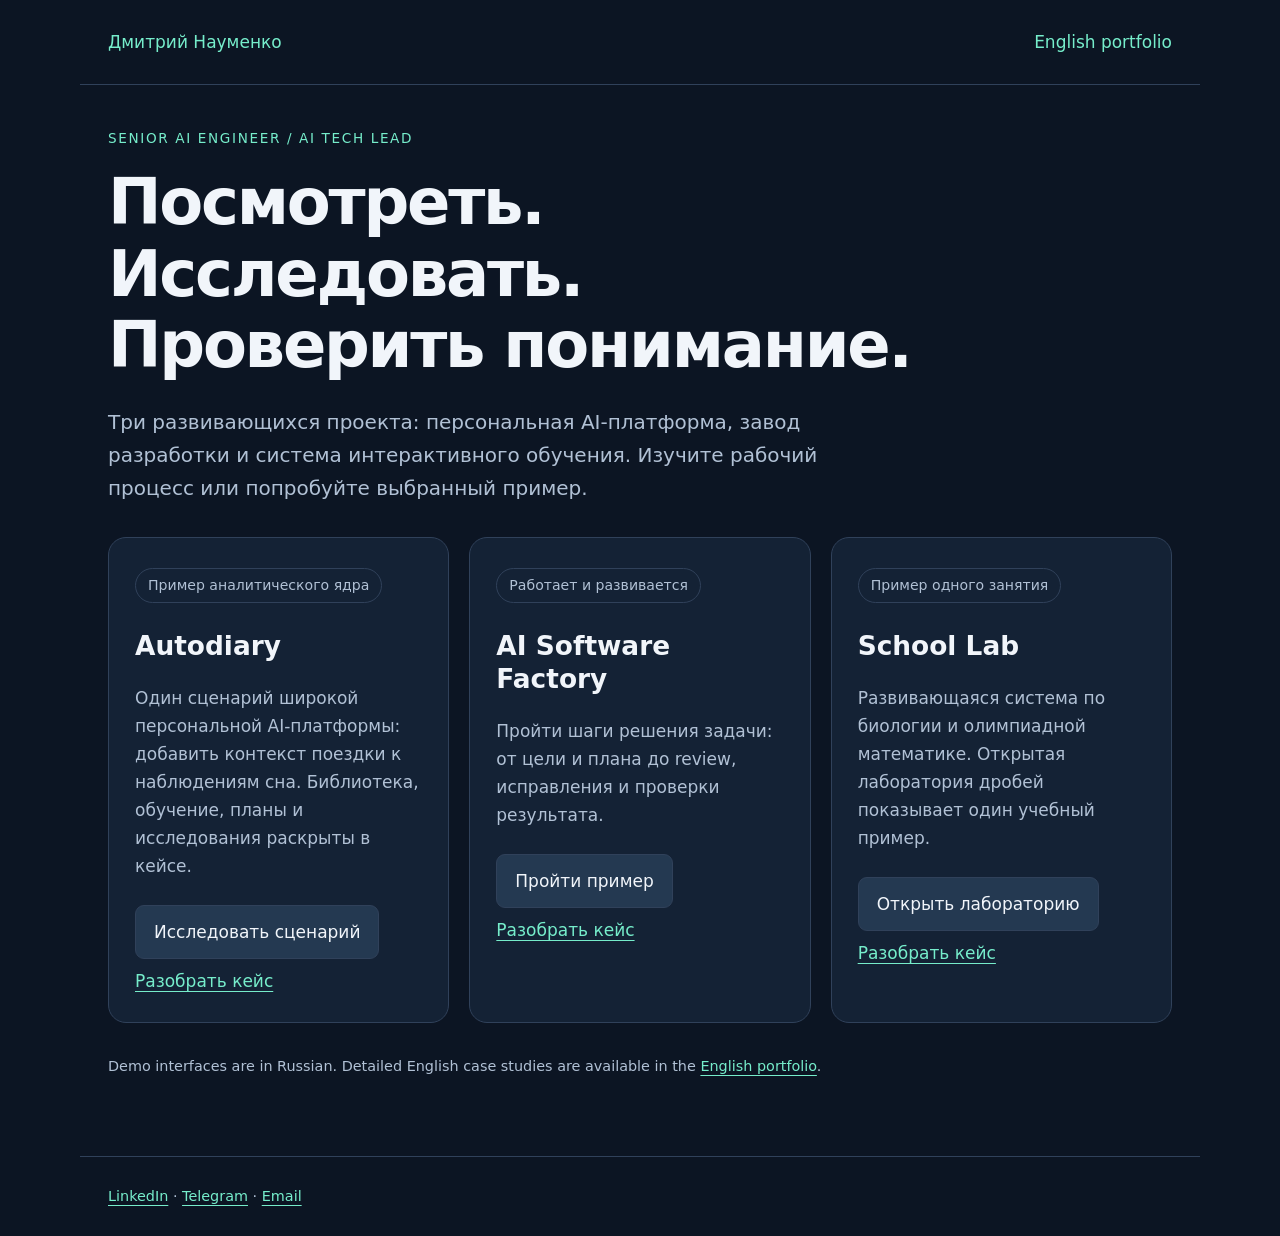
<file: docs/index.html>
<!doctype html><html lang="ru"><head><meta charset="utf-8"><meta name="viewport" content="width=device-width, initial-scale=1"><meta name="description" content="AI-проекты и учебные примеры Дмитрия Науменко: Autodiary, AI Software Factory и School Lab."><title>AI-проекты — Дмитрий Науменко</title><link rel="stylesheet" href="style.css"><link rel="icon" href="data:image/svg+xml,%3Csvg xmlns='http://www.w3.org/2000/svg' viewBox='0 0 64 64'%3E%3Crect width='64' height='64' rx='14' fill='%230e1929'/%3E%3Ctext x='15' y='46' fill='%2376edcb' font-family='Arial' font-size='42'%3ED%3C/text%3E%3C/svg%3E"></head><body>
<header><a href="https://github.com/dmitrii-naumenko/portfolio">Дмитрий Науменко</a><a href="https://github.com/dmitrii-naumenko/portfolio/blob/main/en/README.md" lang="en">English portfolio</a></header>
<main><p class="eyebrow">Senior AI Engineer / AI Tech Lead</p><h1>Посмотреть. Исследовать. <br>Проверить понимание.</h1><p class="lead">Три развивающихся проекта: персональная AI-платформа, завод разработки и система интерактивного обучения. Изучите рабочий процесс или попробуйте выбранный пример.</p>
<div class="grid"><article class="panel"><span class="tag">Пример аналитического ядра</span><h2>Autodiary</h2><p>Один сценарий широкой персональной AI-платформы: добавить контекст поездки к наблюдениям сна. Библиотека, обучение, планы и исследования раскрыты в кейсе.</p><a class="button" href="demos/autodiary.html">Исследовать сценарий</a><a href="https://github.com/dmitrii-naumenko/portfolio/tree/main/projects/autodiary">Разобрать кейс</a></article>
<article class="panel"><span class="tag">Работает и развивается</span><h2>AI Software Factory</h2><p>Пройти шаги решения задачи: от цели и плана до review, исправления и проверки результата.</p><a class="button" href="demos/factory.html">Пройти пример</a><a href="https://github.com/dmitrii-naumenko/portfolio/blob/main/projects/factory.md">Разобрать кейс</a></article>
<article class="panel"><span class="tag">Пример одного занятия</span><h2>School Lab</h2><p>Развивающаяся система по биологии и олимпиадной математике. Открытая лаборатория дробей показывает один учебный пример.</p><a class="button" href="demos/school.html">Открыть лабораторию</a><a href="https://github.com/dmitrii-naumenko/portfolio/blob/main/projects/school.md">Разобрать кейс</a></article></div>
<p class="small" lang="en">Demo interfaces are in Russian. Detailed English case studies are available in the <a href="https://github.com/dmitrii-naumenko/portfolio/blob/main/en/README.md">English portfolio</a>.</p></main>
<footer><a href="https://www.linkedin.com/in/naumenko-d/">LinkedIn</a> · <a href="https://t.me/naumenko_ds">Telegram</a> · <a href="mailto:dima-post2009@yandex.com">Email</a></footer></body></html>
</file>
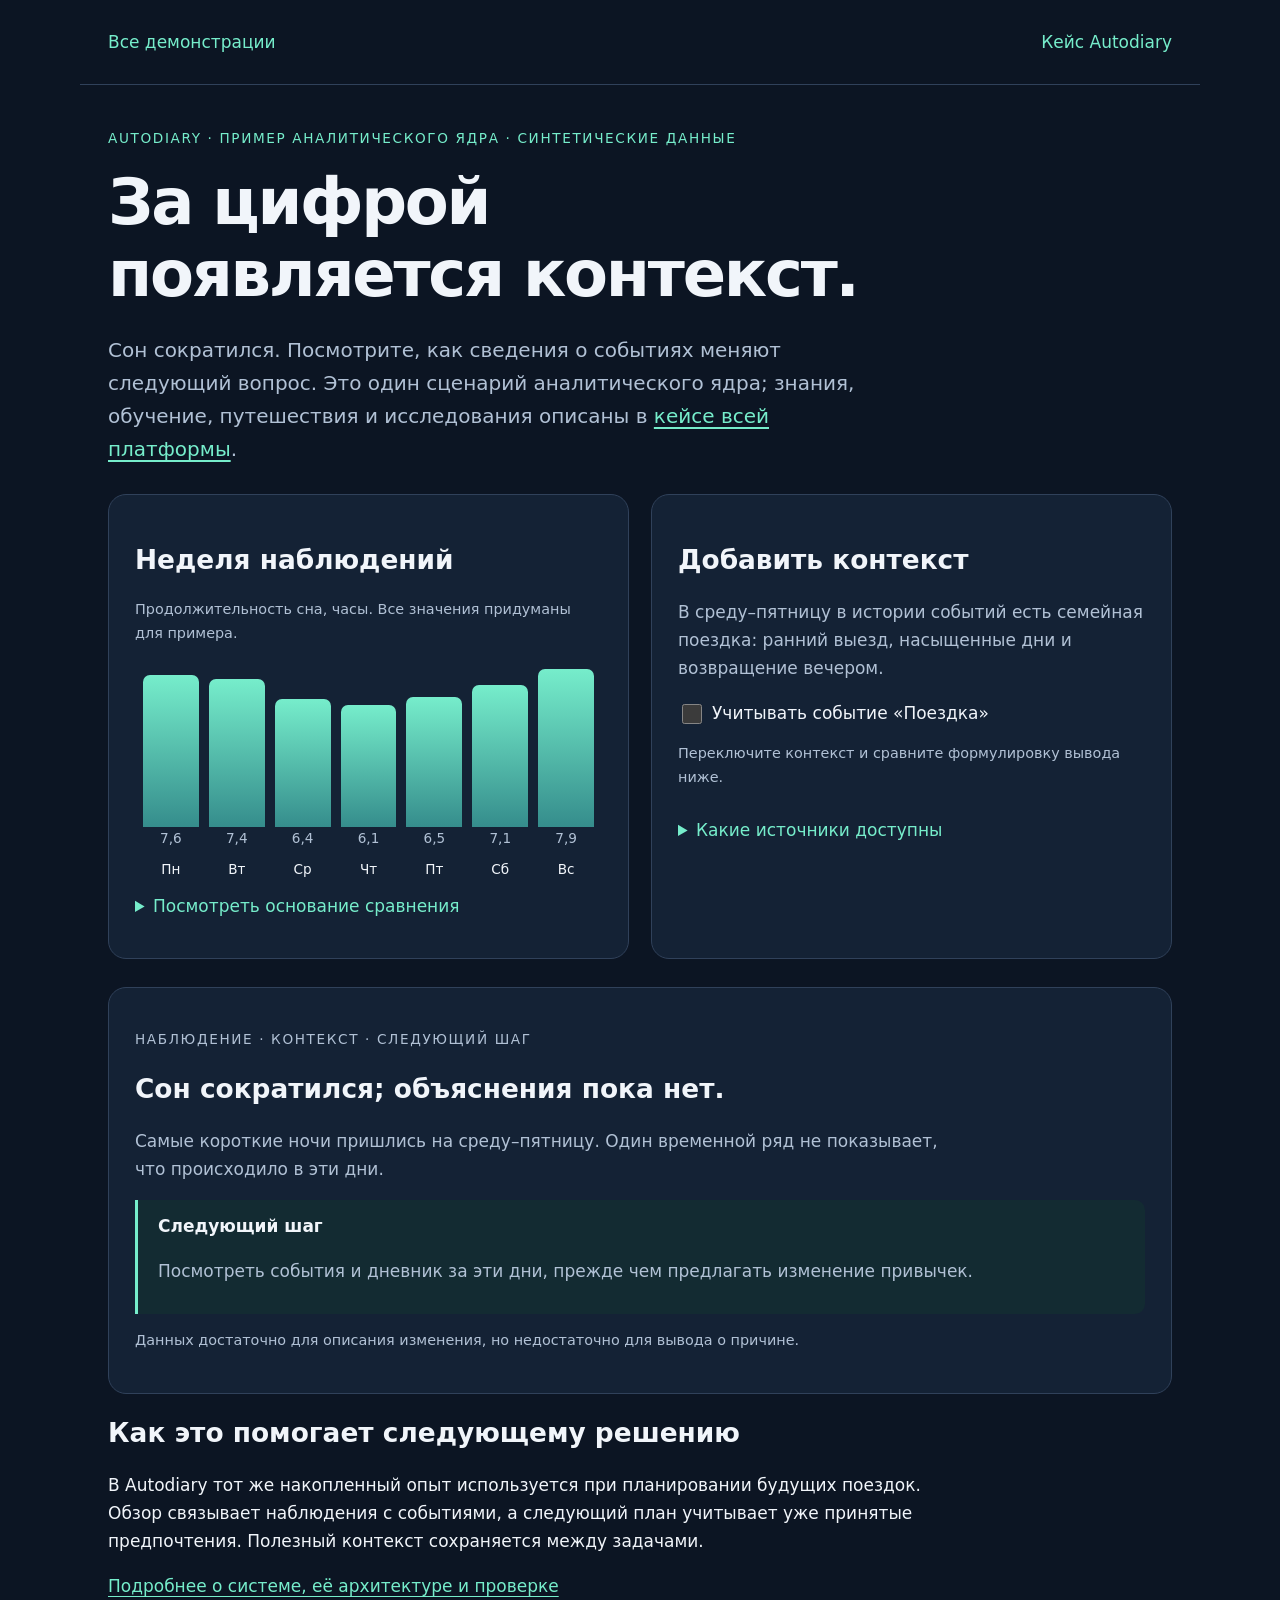
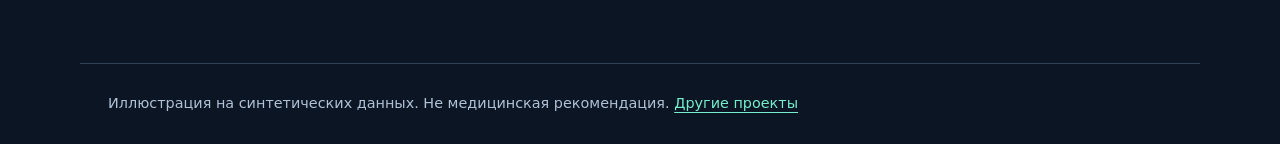
<file: docs/demos/autodiary.html>
<!doctype html><html lang="ru"><head><meta charset="utf-8"><meta name="viewport" content="width=device-width,initial-scale=1"><title>Autodiary — от наблюдения к решению</title><link rel="stylesheet" href="../style.css"><link rel="icon" href="data:image/svg+xml,%3Csvg xmlns='http://www.w3.org/2000/svg' viewBox='0 0 64 64'%3E%3Crect width='64' height='64' rx='14' fill='%230e1929'/%3E%3Ctext x='15' y='46' fill='%2376edcb' font-family='Arial' font-size='42'%3ED%3C/text%3E%3C/svg%3E"></head><body><header><a href="../index.html">Все демонстрации</a><a href="https://github.com/dmitrii-naumenko/portfolio/tree/main/projects/autodiary">Кейс Autodiary</a></header><main>
<p class="eyebrow">Autodiary · пример аналитического ядра · синтетические данные</p><h1>За цифрой <br>появляется контекст.</h1><p class="lead">Сон сократился. Посмотрите, как сведения о событиях меняют следующий вопрос. Это один сценарий аналитического ядра; знания, обучение, путешествия и исследования описаны в <a href="https://github.com/dmitrii-naumenko/portfolio/tree/main/projects/autodiary">кейсе всей платформы</a>.</p>
<div class="two"><section class="panel"><h2>Неделя наблюдений</h2><p class="small">Продолжительность сна, часы. Все значения придуманы для примера.</p><div class="chart" aria-label="Сон: понедельник 7,6; вторник 7,4; среда 6,4; четверг 6,1; пятница 6,5; суббота 7,1; воскресенье 7,9 часа">
<div class="bar"><i style="--height:152px"></i><b>7,6</b><span>Пн</span></div><div class="bar"><i style="--height:148px"></i><b>7,4</b><span>Вт</span></div><div class="bar"><i style="--height:128px"></i><b>6,4</b><span>Ср</span></div><div class="bar"><i style="--height:122px"></i><b>6,1</b><span>Чт</span></div><div class="bar"><i style="--height:130px"></i><b>6,5</b><span>Пт</span></div><div class="bar"><i style="--height:142px"></i><b>7,1</b><span>Сб</span></div><div class="bar"><i style="--height:158px"></i><b>7,9</b><span>Вс</span></div></div><details><summary>Посмотреть основание сравнения</summary><p>Среднее за показанную неделю — 7,0 ч. Среднее за условные четыре предыдущие недели — 7,6 ч. Разница — около 0,6 ч. Пропусков в этом примере нет; это сравнение, а не оценка здоровья.</p></details></section>
<section class="panel"><h2>Добавить контекст</h2><p>В среду–пятницу в истории событий есть семейная поездка: ранний выезд, насыщенные дни и возвращение вечером.</p><label><input id="context" type="checkbox">Учитывать событие «Поездка»</label><p class="small">Переключите контекст и сравните формулировку вывода ниже.</p><details><summary>Какие источники доступны</summary><ul><li>Наблюдения сна: 7 дней с числовыми значениями.</li><li>Событие: поездка со среды по пятницу.</li><li>Запись о предпочтениях: оставить больше времени на восстановление после дороги.</li></ul><p>Это условные свидетельства, созданные для демонстрации связей между данными, событием и прошлым опытом.</p></details></section></div>
<section class="panel" aria-live="polite"><p class="eyebrow">Наблюдение · контекст · следующий шаг</p><h2 id="conclusion">Сон сократился; объяснения пока нет.</h2><p id="reason">Самые короткие ночи пришлись на среду–пятницу. Один временной ряд не показывает, что происходило в эти дни.</p><div class="note"><strong>Следующий шаг</strong><p id="next">Посмотреть события и дневник за эти дни, прежде чем предлагать изменение привычек.</p></div><p id="limit" class="small">Данных достаточно для описания изменения, но недостаточно для вывода о причине.</p></section>
<section><h2>Как это помогает следующему решению</h2><p>В Autodiary тот же накопленный опыт используется при планировании будущих поездок. Обзор связывает наблюдения с событиями, а следующий план учитывает уже принятые предпочтения. Полезный контекст сохраняется между задачами.</p><a href="https://github.com/dmitrii-naumenko/portfolio/tree/main/projects/autodiary">Подробнее о системе, её архитектуре и проверке</a></section><noscript>Для переключения контекста включите JavaScript. Числа и источники можно прочитать выше.</noscript></main><footer>Иллюстрация на синтетических данных. Не медицинская рекомендация. <a href="../index.html">Другие проекты</a></footer>
<script>const context=document.querySelector('#context');context.addEventListener('change',()=>{const yes=context.checked;document.querySelector('#conclusion').textContent=yes?'Короткие ночи совпали с поездкой.':'Сон сократился; объяснения пока нет.';document.querySelector('#reason').textContent=yes?'В среду–пятницу сон в среднем составил 6,3 ч. На эти же дни пришлись дорога и насыщенная программа. Событие даёт правдоподобный контекст изменения.':'Самые короткие ночи пришлись на среду–пятницу. Один временной ряд не показывает, что происходило в эти дни.';document.querySelector('#next').textContent=yes?'Проверить, как сон менялся после возвращения. При планировании следующей поездки учесть уже записанное предпочтение: больше времени после дороги.':'Посмотреть события и дневник за эти дни, прежде чем предлагать изменение привычек.';document.querySelector('#limit').textContent=yes?'Совпадение по времени не доказывает причинность. Для проверки гипотезы нужны дополнительные наблюдения.':'Данных достаточно для описания изменения, но недостаточно для вывода о причине.';});</script></body></html>
</file>
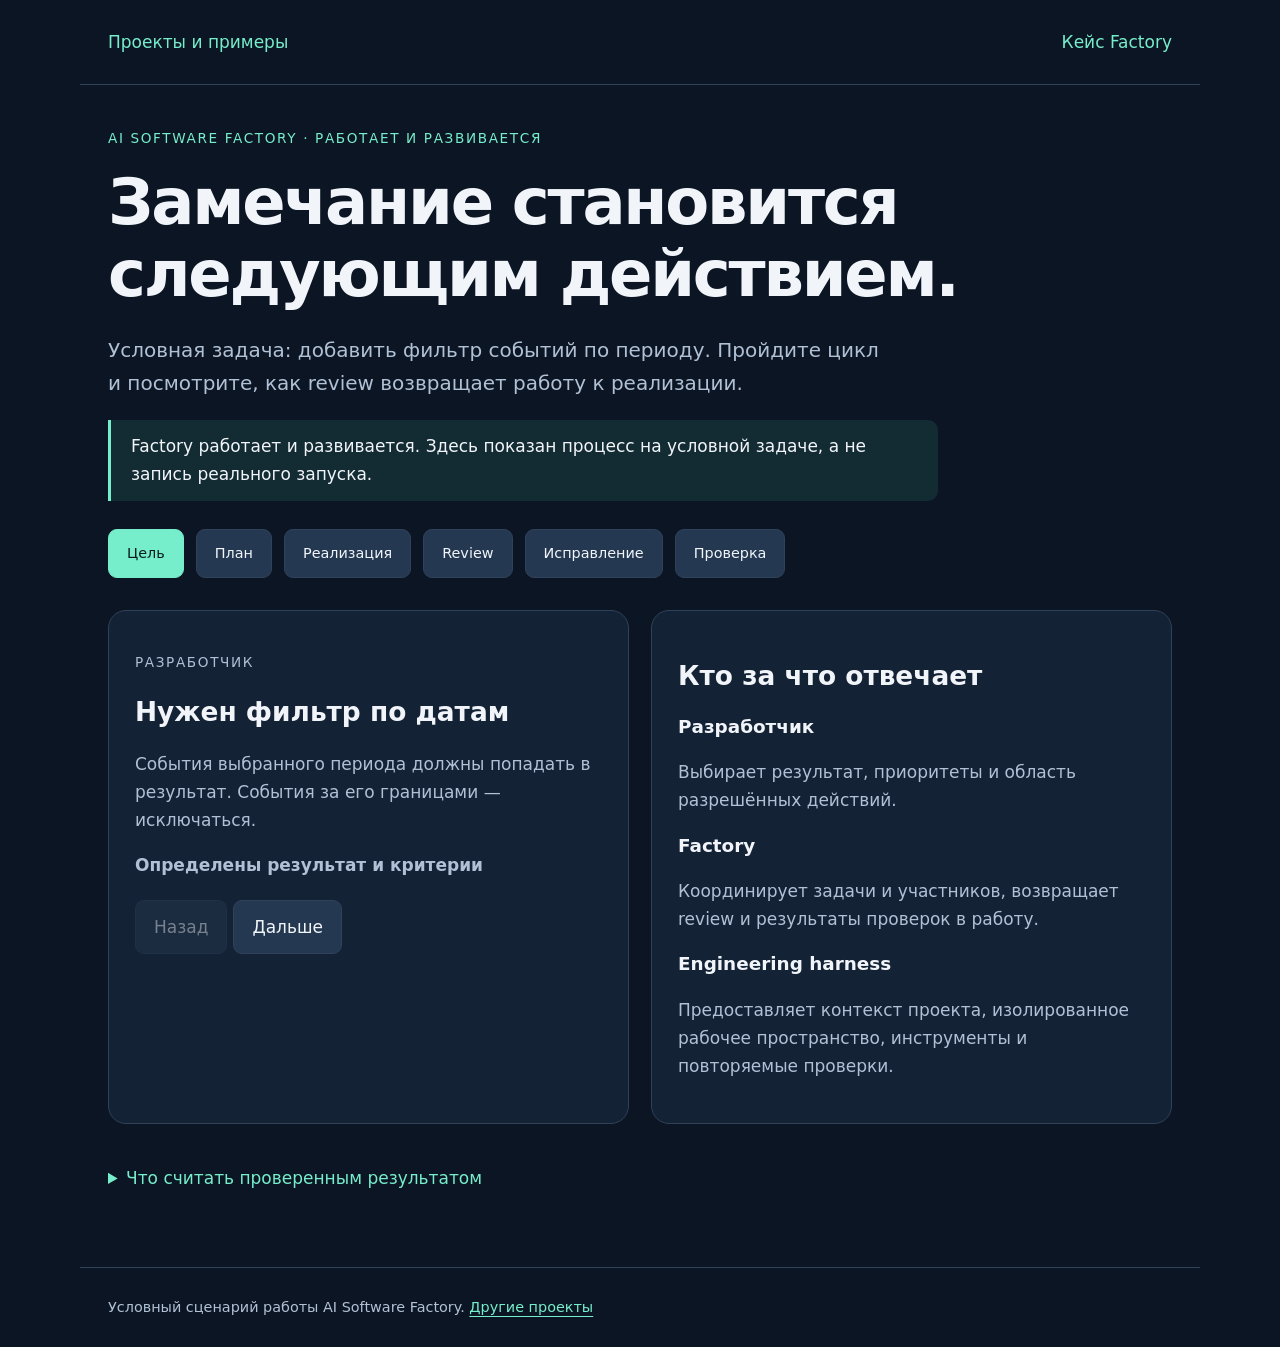
<file: docs/demos/factory.html>
<!doctype html><html lang="ru"><head><meta charset="utf-8"><meta name="viewport" content="width=device-width,initial-scale=1"><title>AI Software Factory — цикл разработки</title><link rel="stylesheet" href="../style.css"><link rel="icon" href="data:image/svg+xml,%3Csvg xmlns='http://www.w3.org/2000/svg' viewBox='0 0 64 64'%3E%3Crect width='64' height='64' rx='14' fill='%230e1929'/%3E%3Ctext x='15' y='46' fill='%2376edcb' font-family='Arial' font-size='42'%3ED%3C/text%3E%3C/svg%3E"></head><body><header><a href="../index.html">Проекты и примеры</a><a href="https://github.com/dmitrii-naumenko/portfolio/blob/main/projects/factory.md">Кейс Factory</a></header><main><p class="eyebrow">AI Software Factory · работает и развивается</p><h1>Замечание становится <br>следующим действием.</h1><p class="lead">Условная задача: добавить фильтр событий по периоду. Пройдите цикл и посмотрите, как review возвращает работу к реализации.</p><p class="note">Factory работает и развивается. Здесь показан процесс на условной задаче, а не запись реального запуска.</p>
<div class="steps" aria-label="Этапы разработки"></div><div class="two"><section class="panel" aria-live="polite"><p class="eyebrow" id="role"></p><h2 id="title"></h2><p id="body"></p><p class="status" id="status"></p><button id="back" type="button">Назад</button><button id="next" type="button">Дальше</button></section><aside class="panel"><h2>Кто за что отвечает</h2><h3>Разработчик</h3><p>Выбирает результат, приоритеты и область разрешённых действий.</p><h3>Factory</h3><p>Координирует задачи и участников, возвращает review и результаты проверок в работу.</p><h3>Engineering harness</h3><p>Предоставляет контекст проекта, изолированное рабочее пространство, инструменты и повторяемые проверки.</p></aside></div>
<details><summary>Что считать проверенным результатом</summary><p>Изменение соответствует критериям задачи, нужные проверки выполнены, замечания рассмотрены. Если код изменился после review или тестов, подтверждения нужно обновить. Существенные решения и полномочия на доставку остаются под контролем разработчика.</p></details><noscript>Для пошагового сценария включите JavaScript. Подробное описание доступно по ссылке на кейс.</noscript></main><footer>Условный сценарий работы AI Software Factory. <a href="../index.html">Другие проекты</a></footer>
<script>const steps=[['Цель','Разработчик','Нужен фильтр по датам','События выбранного периода должны попадать в результат. События за его границами — исключаться.','Определены результат и критерии'],['План','Factory','Разбить работу на шаги','Уточнить границы периода, изменить фильтр, добавить проверки и передать результат на независимое review.','Подготовлена последовательность работы'],['Реализация','Coding-агент + harness','Подготовить изменение','Агент использует контекст репозитория и рабочее пространство. В условном примере обычные случаи проходят проверку.','Есть изменение и первые результаты проверок'],['Review','Независимый reviewer','Найдена непроверенная граница','Нет проверки события ровно в конце периода. Успешные обычные случаи не подтверждают этот критерий.','Требуется доработка'],['Исправление','Factory + coding-агент','Вернуть находку в работу','Уточняется правило границы. Добавляется проверка нужного случая и при необходимости исправляется фильтр.','Изменение снова проходит проверки'],['Проверка','Review + проверки + разработчик','Подтвердить итог','В условном сценарии проверены обычные и граничные случаи, замечание закрыто. Дальнейшая доставка зависит от правил проекта и полномочий.','Результат готов к разрешённому следующему шагу']];let current=0;const nav=document.querySelector('.steps');steps.forEach((step,i)=>{const b=document.createElement('button');b.type='button';b.textContent=step[0];b.addEventListener('click',()=>{current=i;render()});nav.append(b)});function render(){const s=steps[current];document.querySelector('#role').textContent=s[1];document.querySelector('#title').textContent=s[2];document.querySelector('#body').textContent=s[3];document.querySelector('#status').textContent=s[4];document.querySelector('#back').disabled=current===0;document.querySelector('#next').disabled=current===steps.length-1;[...nav.children].forEach((b,i)=>b.setAttribute('aria-pressed',String(i===current)));}document.querySelector('#back').addEventListener('click',()=>{if(current>0){current--;render()}});document.querySelector('#next').addEventListener('click',()=>{if(current<steps.length-1){current++;render()}});render();</script></body></html>
</file>
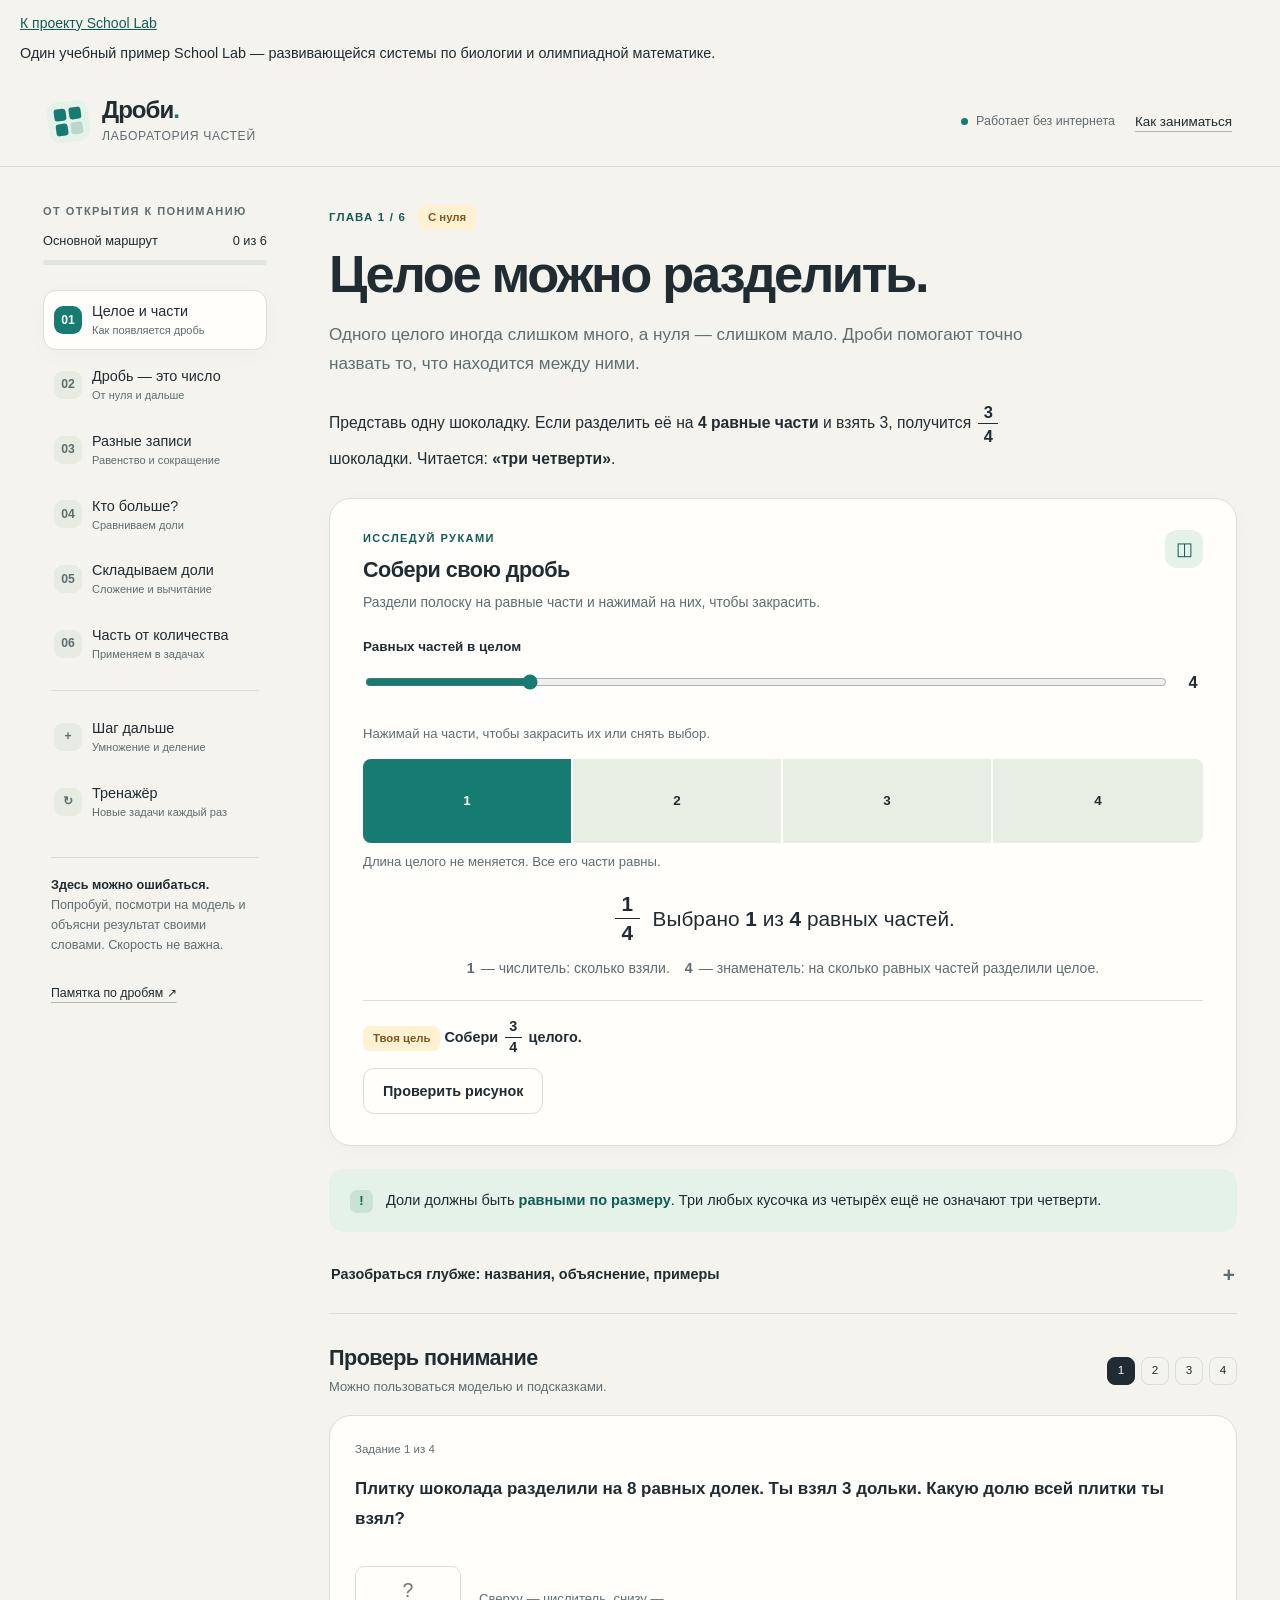
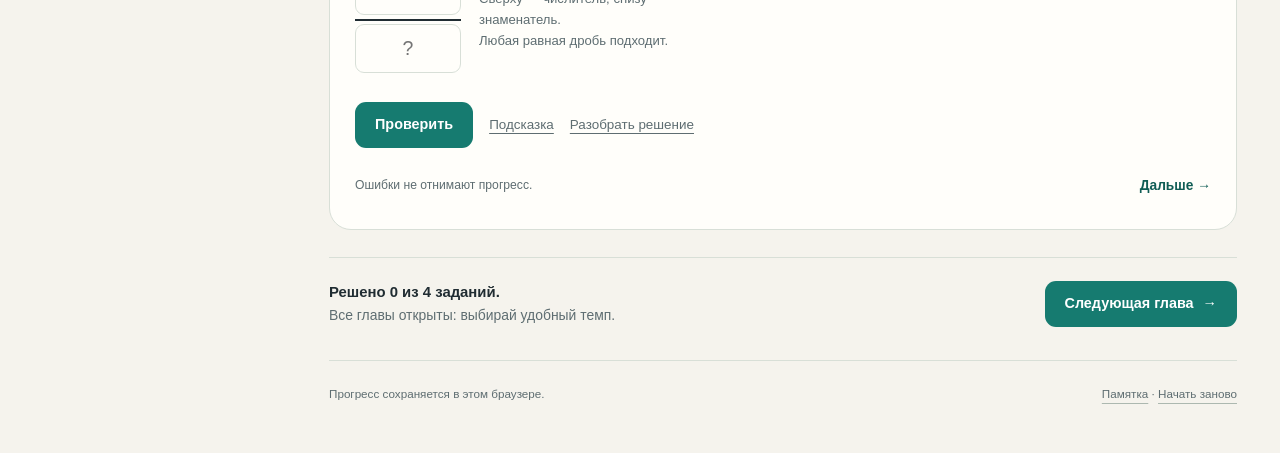
<file: docs/demos/school.html>
<!doctype html>
<html lang="ru">
<head>
  <meta charset="utf-8">
  <meta name="viewport" content="width=device-width, initial-scale=1">
  <meta name="theme-color" content="#f5f3ed">
  <meta name="description" content="Самостоятельный интерактивный урок по обыкновенным дробям: от равных частей до вычислений, с наглядными моделями, подсказками и задачами на догадку.">
  <title>Дроби — лаборатория частей</title>
  <style>
    :root{color-scheme:light;--paper:#f5f3ed;--surface:#fffefa;--ink:#202c32;--muted:#5e6d71;--accent:#167b70;--accent-dark:#105d55;--accent-soft:#e4f2e9;--warm:#dcab51;--warm-soft:#fff1d1;--line:#d8dfd7;--error:#943f32;--error-soft:#fcebe5;--radius:22px;--shadow:0 5px 22px #23342c06;font-family:Inter,"Segoe UI",Arial,sans-serif;font-size:16px;line-height:1.6}
    *{box-sizing:border-box}body{margin:0;background:var(--paper);color:var(--ink)}button,input,select{font:inherit}button{color:inherit;cursor:pointer}button:disabled{cursor:default;opacity:.56}button,input,select,summary,a{touch-action:manipulation}button:focus-visible,input:focus-visible,select:focus-visible,summary:focus-visible,a:focus-visible{outline:3px solid var(--accent);outline-offset:4px}a{color:var(--accent-dark)}h1,h2,h3,p{margin:0}h1{font-size:clamp(2rem,4.1vw,3.4rem);line-height:1.12;letter-spacing:-.045em;font-weight:750;max-width:790px}h2{font-size:1.35rem;line-height:1.35;letter-spacing:-.025em}h3{font-size:1.04rem;line-height:1.4}p+p{margin-top:.7em}strong{font-weight:700}small,.small{font-size:.85rem}.muted{color:var(--muted)}.visually-hidden{position:absolute;width:1px;height:1px;padding:0;margin:-1px;overflow:hidden;clip:rect(0,0,0,0);white-space:nowrap;border:0}[hidden]{display:none!important}.skip-link{position:fixed;top:-70px;left:16px;z-index:100;background:var(--ink);color:#fff;padding:10px 20px;border-radius:10px}.skip-link:focus{top:10px}
    .topbar{display:flex;align-items:center;justify-content:space-between;gap:20px;min-height:88px;max-width:1420px;margin:0 auto;padding:20px 48px;border-bottom:1px solid var(--line)}.brand{display:flex;align-items:center;gap:13px}.brand-mark{width:41px;height:41px;border-radius:11px;display:grid;grid-template-columns:1fr 1fr;gap:3px;padding:7px;background:var(--accent-soft);transform:rotate(-8deg)}.brand-mark span{border-radius:3px;background:var(--accent)}.brand-mark span:last-child{background:#bdd6ca}.brand-name{font-size:1.5rem;font-weight:780;line-height:1.05;letter-spacing:-.04em}.brand-caption{font-size:.76rem;letter-spacing:.055em;color:var(--muted);margin-top:4px}.header-actions{display:flex;align-items:center;gap:20px}.offline-mark{display:flex;gap:8px;align-items:center;font-size:.78rem;color:var(--muted)}.offline-mark::before{content:"";display:block;width:7px;height:7px;border-radius:50%;background:var(--accent)}.text-button{background:transparent;border:0;font-size:.84rem;padding:9px 0;text-decoration:underline;text-decoration-color:#acb8b0;text-underline-offset:5px}.text-button:hover{color:var(--accent-dark)}
    .shell{display:grid;grid-template-columns:224px minmax(0,1fr);gap:48px;max-width:1270px;padding:36px 38px 50px;margin:auto}.sidebar{min-width:0}.sidebar-inner{position:sticky;top:28px}.eyebrow{font-size:.69rem;text-transform:uppercase;letter-spacing:.13em;font-weight:700;color:var(--muted)}.route-progress{margin:10px 0 25px}.progress-caption{display:flex;align-items:center;justify-content:space-between;font-size:.8rem;margin-bottom:9px}.progress-track{height:5px;border-radius:8px;background:#e0e5de;overflow:hidden}.progress-fill{width:0;height:100%;background:var(--accent);transition:width .35s ease}.chapter-nav{display:grid;gap:5px}.nav-item{display:flex;align-items:center;gap:10px;width:100%;text-align:left;border:1px solid transparent;background:transparent;border-radius:13px;min-height:57px;padding:11px 10px;line-height:1.25;font-size:.9rem}.nav-item:hover{background:#ecede5}.nav-item.is-current{background:var(--surface);border-color:var(--line);box-shadow:var(--shadow)}.nav-item.is-current .nav-number{background:var(--accent);color:#fff}.nav-number{font-size:.76rem;display:grid;place-items:center;flex:0 0 28px;height:28px;border-radius:9px;background:#e8ebe2;color:var(--muted);font-weight:650}.nav-copy{flex:1}.nav-copy small{display:block;font-size:.69rem;color:var(--muted);margin-top:4px}.nav-check{font-size:.82rem;font-weight:bold;color:var(--accent);padding-left:1px}.nav-divider{height:1px;background:var(--line);margin:11px 8px}.sidebar-note{margin:25px 8px 0;padding-top:17px;border-top:1px solid var(--line);font-size:.79rem;color:var(--muted);line-height:1.6}.sidebar-note strong{color:var(--ink)}.sidebar-bottom{padding:20px 8px 0}.sidebar-bottom .text-button{font-size:.77rem}
    main{min-width:0}.lesson-top{margin:2px 0 25px}.lesson-topline{display:flex;align-items:center;gap:12px;margin-bottom:15px}.step-label{font-size:.72rem;font-weight:700;letter-spacing:.1em;color:var(--accent-dark);text-transform:uppercase}.pill{display:inline-flex;align-items:center;gap:5px;font-size:.71rem;font-weight:650;line-height:1.5;padding:4px 10px;border-radius:7px;background:var(--warm-soft);color:#805620}.lesson-lead{max-width:700px;margin-top:16px;font-size:1.07rem;color:var(--muted);line-height:1.7}.lesson-core{font-size:.98rem;max-width:740px;margin-bottom:25px;line-height:1.8}.lesson-core .fraction{font-size:1.05em}.lesson-card{border:1px solid var(--line);border-radius:var(--radius);background:var(--surface);padding:28px;box-shadow:var(--shadow)}.model-card{position:relative;overflow:hidden}.card-heading{display:flex;align-items:flex-start;justify-content:space-between;gap:18px;margin-bottom:23px}.card-heading .eyebrow{color:var(--accent-dark);margin-bottom:7px}.card-heading p{font-size:.87rem;color:var(--muted);margin-top:7px;max-width:570px}.model-icon{flex-shrink:0;width:38px;height:38px;border-radius:12px;background:var(--accent-soft);display:grid;place-items:center;font-size:1.15rem;color:var(--accent-dark)}.insight{display:flex;gap:13px;margin-top:23px;font-size:.91rem;padding:19px 21px;border-radius:15px;background:var(--accent-soft);line-height:1.7}.insight-marker{font-size:.82rem;flex:0 0 23px;height:23px;border-radius:7px;background:#c9e3d3;display:grid;place-items:center;color:var(--accent-dark);font-weight:700;margin-top:2px}.insight strong{color:var(--accent-dark)}.theory{border-bottom:1px solid var(--line);margin:20px 0 29px;padding-bottom:16px}.theory summary{cursor:pointer;font-size:.9rem;font-weight:600;list-style:none;display:flex;justify-content:space-between;align-items:center;gap:15px;padding:6px 2px}.theory summary::after{content:"+";font-size:1.3rem;color:var(--muted)}.theory[open] summary::after{content:"−"}.theory-content{font-size:.92rem;color:var(--muted);padding:16px 2px 4px;line-height:1.8}.theory-content strong{color:var(--ink)}.theory-content .equation{color:var(--ink);margin:12px 0}.theory-content ul{padding-left:22px;margin:12px 0}.definition-row{display:flex;flex-wrap:wrap;gap:12px;margin:12px 0}.definition-row>div{flex:1 1 190px;background:#f4f5ee;border-radius:12px;padding:13px 15px}.definition-row small{display:block;margin-top:6px}.fraction{display:inline-flex;vertical-align:middle;flex-direction:column;text-align:center;align-items:center;justify-content:center;line-height:1.1;font-variant-numeric:tabular-nums;margin:0 .18em;min-width:1.2em;font-weight:650}.fraction .num{padding:0 .14em .13em}.fraction .den{border-top:1.6px solid currentColor;min-width:100%;padding:.14em .14em 0}.equation{display:flex;align-items:center;justify-content:center;flex-wrap:wrap;gap:10px;font-size:1.35rem;line-height:1.8;padding:8px 0}.fraction.large{font-size:2rem}.fraction-input{display:inline-grid;grid-template-rows:1fr 1fr;gap:9px;padding:8px 0;position:relative;width:106px}.fraction-input::after{position:absolute;content:"";width:100%;height:2px;background:var(--ink);top:50%;left:0}.fraction-input input{width:100%;text-align:center;height:49px;border:1px solid var(--line);border-radius:9px;background:var(--surface);color:var(--ink);font-size:1.22rem}.answer-row{display:flex;align-items:center;flex-wrap:wrap;gap:18px;margin:23px 0 4px}.answer-row .muted{max-width:240px;font-size:.82rem}.integer-input{border:1px solid var(--line);background:var(--surface);border-radius:11px;padding:12px;width:150px;font-size:1.2rem;color:var(--ink)}input[type=range]{width:100%;accent-color:var(--accent);cursor:pointer;min-height:32px}select{border:1px solid var(--line);border-radius:10px;padding:9px 34px 9px 11px;background:var(--surface);color:var(--ink);max-width:100%;min-height:44px}input[type=number]{font-variant-numeric:tabular-nums}output{font-variant-numeric:tabular-nums}
    .btn{display:inline-flex;justify-content:center;align-items:center;gap:9px;border:1px solid transparent;background:var(--accent);color:white;padding:11px 19px;border-radius:11px;min-height:46px;font-weight:600;font-size:.9rem;line-height:1.45;transition:background .15s,transform .15s}.btn:hover:not(:disabled){background:var(--accent-dark)}.btn:active:not(:disabled){transform:translateY(1px)}.btn-secondary{color:var(--ink);border-color:var(--line);background:var(--surface)}.btn-secondary:hover:not(:disabled){background:#eef1e8}.btn-small{font-size:.8rem;padding:7px 12px;min-height:38px}.btn-quiet{background:#edf0e7;color:var(--ink)}.btn-quiet:hover:not(:disabled){background:#e1e7d9}.btn-warning{background:var(--error);color:white}.btn-warning:hover:not(:disabled){background:#7b3328}.btn-group{display:flex;flex-wrap:wrap;gap:8px}.btn[aria-pressed=true].btn-secondary{background:var(--accent);color:white;border-color:var(--accent)}
    .lab-controls{display:flex;align-items:flex-end;flex-wrap:wrap;gap:17px;margin-bottom:23px}.lab-control{display:flex;flex-direction:column;gap:6px;flex:1 1 150px;min-width:0;font-size:.84rem;color:var(--muted)}.lab-control>label,.lab-control>span:first-child{font-weight:550;color:var(--ink)}.lab-control input[type=number]{padding:8px 9px;min-width:50px;width:100%;border:1px solid var(--line);border-radius:9px}.lab-model{margin:21px 0}.strip{display:grid;position:relative;min-height:58px;background:#edf0e7;border-radius:8px;overflow:hidden;width:100%;isolation:isolate}.segment{position:relative;min-width:0;min-height:58px;background:#edf0e7;border:0;border-right:2px solid var(--surface);padding:0;font-size:.8rem;font-weight:650;color:var(--ink);display:grid;place-items:center}.segment:last-child{border-right:0}.segment.is-filled{background:var(--accent);color:#fff}.segment.is-warm{background:var(--warm);color:#3f3322}.segment.is-removed{background:repeating-linear-gradient(135deg,#dba799 0 5px,#fbebe6 5px 10px);color:var(--error)}button.segment:hover{filter:brightness(.94)}button.segment:focus-visible{outline:3px solid var(--ink);outline-offset:-4px;z-index:2}.model-caption{font-size:.82rem;color:var(--muted);margin:8px 0 15px;line-height:1.6}.lab-readout{display:flex;gap:15px;align-items:center;justify-content:center;flex-wrap:wrap;min-height:73px;font-size:1rem;margin:18px 0}.lab-readout>.fraction{font-size:1.8rem}.lab-goal{border-top:1px solid var(--line);margin-top:21px;padding-top:18px;font-size:.9rem;line-height:1.7}.lab-goal .btn{margin:12px 8px 0 0}.lab-feedback{font-size:.88rem;margin-top:12px;padding:11px 14px;border-radius:10px;background:#f0f2ea;line-height:1.6}.lab-feedback:empty{display:none}.lab-feedback.is-success{background:var(--accent-soft);color:var(--accent-dark)}.lab-feedback.is-error{background:var(--error-soft);color:var(--error)}.lab-legend{display:flex;gap:15px;align-items:center;flex-wrap:wrap;font-size:.8rem;color:var(--muted);margin:12px 0}.lab-legend>span{display:inline-flex;align-items:center;gap:6px}.lab-legend i{width:12px;height:12px;display:inline-block;border-radius:3px;background:var(--accent)}.lab-step-label{font-size:.82rem;font-weight:650;margin:15px 0 8px}.lab-chip-groups{display:grid;grid-template-columns:repeat(auto-fit,minmax(87px,1fr));gap:10px;margin:20px 0}.lab-chip-group{min-height:100px;border:1px solid var(--line);padding:12px 8px;background:#f3f5ed;border-radius:12px;display:flex;gap:8px;align-items:center;justify-content:center;flex-wrap:wrap;color:var(--ink)}.lab-chip-group.is-selected{background:var(--accent-soft);border-color:var(--accent)}.lab-chip{width:16px;height:16px;border-radius:50%;background:#a6b7a9;display:inline-block}.lab-chip-group.is-selected .lab-chip{background:var(--accent)}.lab-unit-row{display:flex;align-items:flex-start;gap:12px;margin:14px 0;flex-wrap:wrap}.lab-unit{flex:1 1 180px;min-width:0}.lab-equation{display:flex;align-items:center;justify-content:center;flex-wrap:wrap;gap:9px;font-size:1.3rem;margin:18px 0;line-height:1.8}.lab-toggle-row{display:flex;gap:10px;align-items:center;flex-wrap:wrap;margin:15px 0}.callout{font-size:.88rem;background:#f1f4eb;padding:14px 16px;border-radius:12px;line-height:1.7;margin-top:15px}.control{display:flex;flex-direction:column;gap:6px;font-size:.85rem;min-width:0}.lab-comparison-sign{font-size:2rem;text-align:center;font-weight:700;margin:12px 0;color:var(--accent-dark)}svg{max-width:100%;height:auto;display:block}svg text{font-family:inherit}.lab-model svg{overflow:visible}
    .quiz-heading{display:flex;align-items:center;justify-content:space-between;gap:15px;margin-bottom:17px}.quiz-heading p{font-size:.81rem;color:var(--muted);margin-top:5px}.question-dots{display:flex;gap:6px}.question-dot{width:28px;height:28px;border:1px solid var(--line);border-radius:8px;background:transparent;font-size:.73rem;padding:0}.question-dot.is-active{border-color:var(--ink);background:var(--ink);color:white}.question-dot.is-solved{background:var(--accent-soft);color:var(--accent-dark);border-color:#abcbbb}.question-dot.is-active.is-solved{background:var(--accent);color:white;border-color:var(--accent)}.question-card{padding:24px 25px;background:var(--surface);border:1px solid var(--line);border-radius:var(--radius)}.question-meta{display:flex;align-items:center;gap:10px;margin-bottom:15px;font-size:.72rem;color:var(--muted)}.question-prompt{font-size:1.06rem;line-height:1.8;font-weight:550;margin:0 0 20px;display:block}.question-prompt .fraction{font-size:1em;margin:0 .3em}.choice-list{display:grid;grid-template-columns:1fr 1fr;gap:10px;border:0;padding:0;margin:18px 0}.choice{position:relative;display:flex;align-items:center;gap:10px;min-height:56px;padding:13px 14px;border:1px solid var(--line);border-radius:12px;font-size:.9rem;line-height:1.55;cursor:pointer}.choice input{accent-color:var(--accent);width:17px;height:17px;flex:0 0 17px;margin:0}.choice:has(input:checked){border-color:var(--accent);background:var(--accent-soft)}.choice:hover{background:#f2f4ec}.choice:has(input:disabled){cursor:default}.choice-label{flex:1}.question-actions{display:flex;align-items:center;flex-wrap:wrap;gap:16px;margin-top:21px}.hint-button{background:none;border:0;padding:8px 0;font-size:.84rem;color:var(--muted);text-decoration:underline;text-underline-offset:4px}.hint-button:hover{color:var(--ink)}.feedback{display:flex;gap:11px;font-size:.91rem;line-height:1.7;padding:15px 17px;border-radius:12px;margin-top:19px;background:#f2f4ec}.feedback .feedback-symbol{display:flex;align-items:center;justify-content:center;flex:0 0 23px;width:23px;height:23px;border-radius:50%;background:#dee5d8;margin-top:2px;font-weight:750}.feedback.success{background:var(--accent-soft)}.feedback.success .feedback-symbol{background:#bfdcca;color:var(--accent-dark)}.feedback.error{background:var(--error-soft)}.feedback.error .feedback-symbol{background:#f1c5b9;color:var(--error)}.feedback.hint{background:var(--warm-soft)}.feedback.hint .feedback-symbol{background:#edd5a1;color:#695125}.feedback strong{display:block;margin-bottom:3px}.feedback:empty{display:none}.question-footer{display:flex;gap:12px;justify-content:space-between;align-items:center;margin-top:19px}.question-footer .muted{font-size:.76rem}.next-question{display:inline-flex;align-items:center;gap:8px;border:0;background:transparent;font-size:.86rem;color:var(--accent-dark);padding:8px 0;font-weight:650}.lesson-end{display:flex;align-items:center;justify-content:space-between;gap:20px;margin-top:27px;padding-top:23px;border-top:1px solid var(--line)}.lesson-end p{font-size:.87rem;color:var(--muted)}.lesson-end strong{display:block;color:var(--ink);font-size:.93rem}.end-actions{display:flex;gap:9px;align-items:center;flex-shrink:0}.back-chapter{border:1px solid var(--line);background:transparent;border-radius:11px;min-width:44px;height:46px;font-size:1.1rem}.back-chapter:hover{background:#e9ece2}.completion-banner{padding:19px 21px;margin-bottom:22px;border:1px solid #b1cabc;background:var(--accent-soft);border-radius:16px;font-size:.9rem}.completion-banner strong{color:var(--accent-dark)}
    .practice-intro{margin:20px 0 24px;padding:20px 23px;background:var(--accent-soft);border-radius:15px;font-size:.94rem}.practice-controls{display:flex;align-items:flex-end;flex-wrap:wrap;gap:15px;margin-bottom:22px}.practice-controls .control{flex:1 1 220px}.practice-note{font-size:.83rem;color:var(--muted);padding-top:13px}.concept-map{display:grid;grid-template-columns:repeat(3,1fr);gap:12px;margin-top:22px}.concept-card{background:var(--surface);border:1px solid var(--line);padding:16px;border-radius:14px;font-size:.82rem;line-height:1.7}.concept-card strong{font-size:.84rem;display:block}.concept-card .fraction{font-size:1.1rem;margin:9px .2em}.mini-badge{display:inline-flex;align-items:center;font-size:.7rem;background:#edf0e6;border-radius:6px;padding:3px 8px;margin-left:5px}.footer{font-size:.73rem;color:var(--muted);border-top:1px solid var(--line);padding:24px 0 0;margin-top:33px;display:flex;gap:14px;justify-content:space-between;flex-wrap:wrap}.footer button{font-size:inherit;padding:0}.no-js{padding:25px;margin:25px;border:1px solid var(--error);border-radius:14px;background:var(--error-soft)}
    .modal-backdrop{position:fixed;inset:0;background:#182f2d55;z-index:90;display:grid;place-items:center;padding:22px;backdrop-filter:blur(4px)}.modal{position:relative;max-width:650px;width:100%;max-height:88vh;overflow:auto;background:var(--surface);border:1px solid var(--line);border-radius:24px;padding:32px;box-shadow:0 20px 80px #14262730;line-height:1.8}.modal h2{padding-right:28px;margin-bottom:18px;font-size:1.65rem}.modal h3{margin:22px 0 9px}.modal p,.modal li{font-size:.94rem}.modal ol{padding-left:23px}.modal li{padding-left:4px;margin:10px 0}.modal-close{position:absolute;right:20px;top:18px;border:0;background:#edf0e7;border-radius:50%;width:34px;height:34px;font-size:1.3rem;line-height:1}.modal .btn-group{margin-top:25px}.guide-tag{font-size:.76rem;font-weight:650;color:var(--accent-dark);letter-spacing:.06em;text-transform:uppercase;margin-bottom:10px}.cheat-grid{display:grid;gap:10px}.cheat-item{padding:13px 16px;background:#f2f4ec;border-radius:11px}.cheat-item p{font-size:.85rem;margin-top:5px}.cheat-item strong{font-size:.92rem}.cheat-item .equation{font-size:1.12rem;justify-content:flex-start;margin:0;padding:7px 0 0}
    .lab-range-row{display:flex;align-items:center;gap:14px}.lab-range-row input{flex:1;min-width:0}.lab-range-row output{font-size:1.02rem;min-width:2.2ch;text-align:center;font-weight:650;color:var(--ink)}.lab-frac{display:inline-block;vertical-align:middle}.lab-piece-number{font-size:.84rem}.lab-readout{display:block;text-align:center}.lab-readout>.lab-equation{margin:10px 0}.lab-readout>p,.lab-readout>.lab-legend{font-size:.88rem;max-width:650px;margin:12px auto 0}.lab-readout .lab-legend{justify-content:center}.lab-unit-row>.lab-unit{flex:none;width:100%}.lab-mixed{white-space:nowrap;display:inline-block}.lab-chip-group{flex-direction:column;gap:10px}.lab-chip-group.is-selected{color:var(--accent-dark);box-shadow:inset 0 0 0 1px var(--accent)}.lab-group-label{font-size:.74rem;line-height:1.4}.lab-fraction-controls{margin:0;padding:13px;min-width:0;flex:1 1 200px;border:1px solid var(--line);border-radius:13px;display:flex;gap:12px}.lab-fraction-controls legend{font-size:.8rem;font-weight:650;padding:0 6px}.lab-fraction-controls .lab-control{flex:1 1 0;font-size:.77rem}.lab-relation{font-size:1.7rem;margin:0 8px}.strip .segment:not(.is-filled):not(.is-removed){background:#e9eee5!important}.lab-number-line{min-height:125px}
    @media(min-width:1200px){.shell{gap:62px}.lesson-card{padding:31px 33px}}
    @media(max-width:950px){.topbar{padding:20px 28px}.shell{grid-template-columns:188px minmax(0,1fr);gap:27px;padding:30px 26px}.nav-item{padding:10px 7px;font-size:.85rem}.nav-number{flex-basis:25px;height:25px}.lesson-card{padding:23px}.question-card{padding:22px}.lesson-end{align-items:flex-start;flex-direction:column}.concept-map{grid-template-columns:1fr 1fr}}
    @media(max-width:700px){.topbar{min-height:77px;padding:17px 20px}.brand-name{font-size:1.35rem}.brand-caption{font-size:.67rem}.brand-mark{width:35px;height:35px}.offline-mark{display:none}.header-actions{gap:0}.text-button{font-size:.78rem}.shell{display:block;padding:0 18px 35px}.sidebar-inner{position:static;padding:20px 0 16px}.sidebar-inner>.eyebrow,.sidebar-note,.sidebar-bottom{display:none}.route-progress{margin:0 2px 13px}.progress-caption{font-size:.75rem;margin-bottom:6px}.chapter-nav{display:flex;overflow-x:auto;padding:2px 2px 10px;gap:7px;scroll-snap-type:x proximity;scrollbar-width:thin}.nav-item{flex:0 0 auto;width:auto;min-height:43px;padding:7px 10px;gap:7px;scroll-snap-align:start;border:1px solid var(--line);border-radius:10px;white-space:nowrap;font-size:.8rem}.nav-copy small{display:none}.nav-number{flex-basis:22px;width:22px;height:22px;border-radius:6px;font-size:.67rem}.nav-check{font-size:.73rem}.nav-divider{width:1px;min-height:34px;flex:0 0 1px;margin:6px 2px}.lesson-top{margin-top:6px}.lesson-topline{margin-bottom:13px}.lesson-lead{font-size:1rem;margin-top:13px}.lesson-core{font-size:.94rem;margin-bottom:21px}.lesson-card{padding:22px 19px;border-radius:19px}.card-heading{gap:9px;margin-bottom:21px}.card-heading p{font-size:.83rem}.model-icon{width:32px;height:32px;font-size:1rem;border-radius:10px}h2{font-size:1.21rem}.insight{padding:16px 17px;gap:10px;font-size:.86rem}.theory{margin-top:16px}.question-card{padding:21px 18px;border-radius:19px}.question-prompt{font-size:1rem}.choice-list{grid-template-columns:1fr}.choice{min-height:53px;padding:12px 13px}.quiz-heading{align-items:flex-end}.quiz-heading p{font-size:.75rem}.question-dots{gap:4px}.question-dot{width:25px;height:27px}.question-actions{gap:13px}.lab-controls{gap:13px}.lab-control{flex-basis:125px}.strip,.segment{min-height:53px}.lab-equation{font-size:1.17rem}.lab-goal{font-size:.85rem}.lab-chip-groups{gap:8px}.lab-chip-group{min-height:92px}.lab-unit-row{gap:9px}.lab-unit{flex-basis:130px}.lesson-end{gap:15px}.end-actions{width:100%;justify-content:flex-end}.concept-map{grid-template-columns:1fr}.modal{padding:27px 22px;border-radius:20px}.modal h2{font-size:1.45rem}.modal-backdrop{padding:15px}.modal p,.modal li{font-size:.89rem}.footer{font-size:.7rem;margin-top:28px}.lesson-topline .pill{font-size:.67rem}}
    @media(prefers-reduced-motion:reduce){*,*::before,*::after{animation:none!important;transition:none!important;scroll-behavior:auto!important}}
    @media print{body{background:white}.topbar,.sidebar,.header-actions,.question-actions,.lesson-end,.footer,.modal-backdrop,.practice-controls{display:none!important}.shell{display:block;max-width:none;padding:0}h1{font-size:26pt}.lesson-card,.question-card{box-shadow:none;break-inside:avoid;border:1px solid #ccc}.theory-content{display:block}button{color:black}.lesson-top{margin-top:0}.strip,.segment{print-color-adjust:exact;-webkit-print-color-adjust:exact}}
  </style>
<link rel="icon" href="data:image/svg+xml,%3Csvg xmlns='http://www.w3.org/2000/svg' viewBox='0 0 64 64'%3E%3Crect width='64' height='64' rx='14' fill='%230e1929'/%3E%3Ctext x='15' y='46' fill='%2376edcb' font-family='Arial' font-size='42'%3ED%3C/text%3E%3C/svg%3E"></head>
<body>
  <nav aria-label="Портфолио" style="max-width:1420px;margin:0 auto;padding:12px 20px;font-size:.875rem"><a href="https://github.com/dmitrii-naumenko/portfolio/blob/main/projects/school.md">К проекту School Lab</a><span style="display:block;font-size:0.9rem;margin-top:0.5rem">Один учебный пример School Lab — развивающейся системы по биологии и олимпиадной математике.</span></nav>
  <a class="skip-link" href="#main">Перейти к уроку</a>
  <header class="topbar">
    <div class="brand" aria-label="Дроби. Лаборатория частей">
      <div class="brand-mark" aria-hidden="true"><span></span><span></span><span></span><span></span></div>
      <div><div class="brand-name">Дроби<span style="color:var(--accent)">.</span></div><div class="brand-caption">ЛАБОРАТОРИЯ ЧАСТЕЙ</div></div>
    </div>
    <div class="header-actions"><span class="offline-mark">Работает без интернета</span><button class="text-button" id="help-open" type="button">Как заниматься</button></div>
  </header>
  <noscript><div class="no-js"><h2>Для интерактивного урока нужен JavaScript</h2><p>Открой этот HTML-файл в обычном браузере с включённым JavaScript. Дробь показывает, сколько равных долей целого взято: в записи 3/4 снизу стоит число равных долей в целом, сверху — сколько таких долей взяли.</p></div></noscript>
  <div class="shell">
    <aside class="sidebar" aria-label="Маршрут урока">
      <div class="sidebar-inner">
        <div class="eyebrow">От открытия к пониманию</div>
        <div class="route-progress"><div class="progress-caption"><span>Основной маршрут</span><span id="progress-text">0 из 6</span></div><div class="progress-track" role="progressbar" aria-label="Решённые основные главы" aria-valuemin="0" aria-valuemax="6" aria-valuenow="0" id="course-progress"><div class="progress-fill" id="progress-fill"></div></div></div>
        <nav class="chapter-nav" id="chapter-nav" aria-label="Главы"></nav>
        <div class="sidebar-note"><strong>Здесь можно ошибаться.</strong><br>Попробуй, посмотри на модель и объясни результат своими словами. Скорость не важна.</div>
        <div class="sidebar-bottom"><button class="text-button" type="button" data-open-cheatsheet>Памятка по дробям ↗</button></div>
      </div>
    </aside>
    <main id="main" tabindex="-1" aria-label="Интерактивный урок"></main>
  </div>
  <div class="modal-backdrop" id="modal-backdrop" hidden><section class="modal" role="dialog" aria-modal="true" aria-labelledby="modal-title" tabindex="-1"><button class="modal-close" id="modal-close" type="button" aria-label="Закрыть окно">×</button><div id="modal-content"></div></section></div>
  <script>
/*
 * Банк заданий для первого знакомства с обыкновенными дробями.
 * lesson 0–5 — основные разделы; lesson 6 — необязательный бонус.
 * В вопросах типа fraction допустим любой равный рациональный ответ.
 */
window.FRACTION_QUESTIONS = [
  {
    id: 'parts-share', lesson: 0, type: 'fraction', difficulty: 'base',
    prompt: 'Плитку шоколада разделили на 8 равных долек. Ты взял 3 дольки. Какую долю всей плитки ты взял?',
    answer: { n: 3, d: 8 },
    hint: 'Внизу запиши число равных долек во всей плитке, вверху — сколько долек ты взял.',
    explanation: '3/8: целая плитка состоит из восьми равных долек, а взяты три. Знаменатель — 8, числитель — 3.'
  },
  {
    id: 'parts-denominator', lesson: 0, type: 'choice', difficulty: 'base',
    prompt: 'Что означает число 10 в дроби 7/10?',
    options: ['Взяли 10 частей.', 'Целое разделили на 10 равных частей.', 'Всего было 10 целых предметов.', 'Осталось 10 частей.'],
    answer: 1,
    hint: 'Знаменатель стоит под чертой и задаёт размер одной доли.',
    explanation: '10 — знаменатель: целое разделили на десять равных частей. Одна часть — 1/10; семь таких частей — 7/10.'
  },
  {
    id: 'parts-unequal', lesson: 0, type: 'choice', difficulty: 'base',
    prompt: 'Пирог разрезали на 3 куска. Один кусок заметно больше двух других. Можно ли назвать каждый кусок одной третью пирога?',
    options: ['Да: кусков ведь три.', 'Да, если куски одной формы.', 'Нет: для третей нужны три равные по размеру части.'],
    answer: 2,
    hint: 'Для дроби важно не только число частей. Какими должны быть эти части?',
    explanation: 'Одна треть — одна из трёх равных частей целого. Само по себе наличие трёх кусков ещё не делает каждый из них третью.'
  },
  {
    id: 'parts-numerator', lesson: 0, type: 'integer', difficulty: 'base',
    prompt: 'Полоску разделили на 6 равных частей и закрасили 5. Какое число будет числителем дроби, описывающей закрашенную долю?',
    answer: 5,
    hint: 'Числитель отвечает на вопрос «сколько таких частей взяли?».',
    explanation: 'Числитель — 5: закрашены пять шестых, то есть 5/6 полоски.'
  },
  {
    id: 'line-second-step', lesson: 1, type: 'fraction', difficulty: 'base',
    prompt: 'Отрезок от 0 до 1 разделили на 5 равных шагов. Какое число находится после второго шага от нуля?',
    answer: { n: 2, d: 5 },
    hint: 'Один шаг — 1/5. Нужно сделать два таких шага.',
    explanation: 'После двух шагов по 1/5 получится 2/5. Дробь обозначает число, у которого есть своё место на прямой.'
  },
  {
    id: 'line-one', lesson: 1, type: 'choice', difficulty: 'base',
    prompt: 'Какая дробь равна ровно одному целому?',
    options: ['1/7', '0/7', '8/7', '7/7'],
    answer: 3,
    hint: 'Чтобы собрать одно целое из седьмых, нужно взять все семь седьмых.',
    explanation: '7/7 = 1. Числитель и знаменатель одинаковы: взяты все части одного целого.'
  },
  {
    id: 'line-beyond-one', lesson: 1, type: 'fraction', difficulty: 'base',
    prompt: 'Ты идёшь по числовой прямой от 0 шагами по 1/4. Какое число получится после пяти шагов?',
    answer: { n: 5, d: 4 },
    hint: 'Четыре шага приведут к 1. Пятый шаг будет ещё на четверть дальше.',
    explanation: '5/4 = 1 + 1/4. Дроби могут быть больше единицы: пять четвертей — это одно целое и ещё четверть.'
  },
  {
    id: 'line-zero', lesson: 1, type: 'choice', difficulty: 'base',
    prompt: 'Какая дробь находится на числовой прямой в той же точке, что и 0?',
    options: ['0/8', '8/8', '8/1', '1/8'],
    answer: 0,
    hint: 'Если не взять ни одной восьмой, сколько получится?',
    explanation: '0/8 = 0: взяли ноль частей. Знаменатель при этом остаётся ненулевым.'
  },
  {
    id: 'equal-pair', lesson: 2, type: 'choice', difficulty: 'base',
    prompt: 'Какая дробь обозначает ту же долю целого, что и 3/4?',
    options: ['3/8', '4/5', '6/8', '6/4'],
    answer: 2,
    hint: 'Мысленно раздели каждую четверть ещё на две равные части.',
    explanation: '3/4 = 6/8. Доли стали вдвое меньше, зато их взяли вдвое больше. Количество не изменилось.'
  },
  {
    id: 'equal-subdivide', lesson: 2, type: 'integer', difficulty: 'base',
    prompt: 'На полоске закрашены 3 из 4 равных частей. Каждую часть разрезали ещё пополам. Сколько маленьких частей теперь закрашено?',
    answer: 6,
    hint: 'Каждая из трёх закрашенных частей превратилась в две.',
    explanation: 'Закрашено 3 × 2 = 6 маленьких частей из 8. Это показывает, почему 3/4 = 6/8.'
  },
  {
    id: 'equal-reduce', lesson: 2, type: 'choice', difficulty: 'base',
    prompt: 'Как выглядит дробь 6/9 после сокращения до несократимой дроби?',
    options: ['3/6', '2/3', '1/3', '6/3'],
    answer: 1,
    hint: 'И 6, и 9 делятся на 3. Раздели оба числа на 3.',
    explanation: '6/9 = (6 ÷ 3)/(9 ÷ 3) = 2/3. Числитель и знаменатель 2 и 3 уже нельзя разделить на одно и то же целое число больше 1.'
  },
  {
    id: 'equal-add-trap', lesson: 2, type: 'choice', difficulty: 'stretch',
    prompt: 'Петя превратил 2/3 в 3/4: прибавил по 1 к числителю и знаменателю. Сохранилось ли значение дроби?',
    options: ['Да: к обоим числам прибавили поровну.', 'Да: оба числа стали больше.', 'Нет: одинаковое прибавление здесь изменило дробь.'],
    answer: 2,
    hint: 'Для сохранения дроби обе её части умножают или делят на одно и то же ненулевое число. Прибавление работает иначе.',
    explanation: '2/3 = 8/12, а 3/4 = 9/12: значения разные. Одинаковое прибавление к числителю и знаменателю не является правилом получения равных дробей.'
  },
  {
    id: 'compare-same-denominator', lesson: 3, type: 'choice', difficulty: 'base',
    prompt: 'Какая дробь больше: 3/7 или 5/7?',
    options: ['3/7', 'Они равны.', 'Сравнить невозможно.', '5/7'],
    answer: 3,
    hint: 'Размер долей одинаковый. Сравни, сколько долей взяли.',
    explanation: '5/7 > 3/7: пять седьмых больше трёх седьмых, потому что каждая доля имеет один и тот же размер.'
  },
  {
    id: 'compare-unit-fractions', lesson: 3, type: 'choice', difficulty: 'base',
    prompt: 'Два пирога одинакового размера. Что больше: 1/3 одного пирога или 1/6 другого?',
    options: ['1/3 пирога', '1/6 пирога', 'Поровну'],
    answer: 0,
    hint: 'Если одно и то же целое делить на большее число равных частей, каждая часть становится меньше.',
    explanation: '1/3 > 1/6. Одна треть занимает столько же места, сколько две шестых: 1/3 = 2/6.'
  },
  {
    id: 'compare-different-denominators', lesson: 3, type: 'choice', difficulty: 'stretch',
    prompt: 'Какая дробь больше: 4/5 или 5/6?',
    options: ['4/5', '5/6', 'Они равны.'],
    answer: 1,
    hint: 'Обе дроби можно выразить в тридцатых. Ещё можно подумать, какой из них меньше не хватает до 1.',
    explanation: '4/5 = 24/30, а 5/6 = 25/30, поэтому 5/6 больше. Ей не хватает до целого только 1/6; это меньше, чем 1/5.'
  },
  {
    id: 'compare-different-wholes', lesson: 3, type: 'choice', difficulty: 'stretch',
    prompt: 'Аня съела 1/2 своей пиццы, Боря — 1/3 своей. Пиццы были разной массы, но их массы неизвестны. Можно ли точно сказать, кто съел больше по массе?',
    options: ['Аня: 1/2 больше 1/3.', 'Боря: его доля разделена на большее число частей.', 'Нет: нужно знать массы обеих пицц.'],
    answer: 2,
    hint: 'Половина маленького целого и треть большого — это доли разных количеств.',
    explanation: 'Как числа, 1/2 > 1/3. Но массу съеденного нельзя сравнить без размеров целых: треть большой пиццы может быть тяжелее половины маленькой.'
  },
  {
    id: 'add-same-denominator', lesson: 4, type: 'fraction', difficulty: 'base',
    prompt: 'Вычисли: 2/7 + 3/7.',
    answer: { n: 5, d: 7 },
    hint: 'Две седьмых и ещё три седьмых. Сколько всего седьмых?',
    explanation: '2/7 + 3/7 = 5/7. Складываем количество одинаковых долей. Их размер остаётся прежним, поэтому знаменатель не меняется.'
  },
  {
    id: 'subtract-same-denominator', lesson: 4, type: 'fraction', difficulty: 'base',
    prompt: 'Было 7/8 литра сока. Выпили 3/8 литра. Сколько литра осталось?',
    answer: { n: 1, d: 2 },
    hint: 'Из семи восьмых убери три восьмых.',
    explanation: '7/8 − 3/8 = 4/8 = 1/2 литра. И 4/8, и 1/2 — правильные записи ответа.'
  },
  {
    id: 'add-denominators-trap', lesson: 4, type: 'fraction', difficulty: 'base',
    prompt: 'Вычисли: 1/3 + 1/4. Сначала вырази обе дроби в одинаковых долях.',
    answer: { n: 7, d: 12 },
    hint: '1/3 = 4/12, а 1/4 = 3/12. Теперь можно сложить двенадцатые.',
    explanation: '1/3 + 1/4 = 4/12 + 3/12 = 7/12. Ответ 2/7 неверен: трети и четверти имеют разный размер, а сложение знаменателей не делает доли одинаковыми.'
  },
  {
    id: 'subtract-from-one', lesson: 4, type: 'fraction', difficulty: 'base',
    prompt: 'От целой ленты отрезали 5/6. Какая доля ленты осталась?',
    answer: { n: 1, d: 6 },
    hint: 'Одно целое — это 6/6. Вычти из шести шестых пять шестых.',
    explanation: '1 − 5/6 = 6/6 − 5/6 = 1/6. Перед вычитанием целое удобно выразить в тех же долях.'
  },
  {
    id: 'add-beyond-one', lesson: 4, type: 'fraction', difficulty: 'stretch',
    prompt: 'Вычисли: 3/4 + 2/3. Ответ может быть больше одного целого.',
    answer: { n: 17, d: 12 },
    hint: 'Переведи обе дроби в двенадцатые: 3/4 = 9/12, 2/3 = 8/12.',
    explanation: '9/12 + 8/12 = 17/12. Это 1 + 5/12: дробь больше 1 — нормальный результат сложения.'
  },
  {
    id: 'quantity-basic', lesson: 5, type: 'integer', difficulty: 'base',
    prompt: 'У Саши 20 наклеек. Он подарил 3/5 всех наклеек. Сколько наклеек он подарил?',
    answer: 12,
    hint: 'Сначала найди одну пятую: раздели 20 на 5. Затем возьми три такие части.',
    explanation: 'Одна пятая — 20 ÷ 5 = 4 наклейки. Три пятых — 4 × 3 = 12 наклеек.'
  },
  {
    id: 'quantity-remainder', lesson: 5, type: 'integer', difficulty: 'base',
    prompt: 'В коробке 18 карандашей. Цветные составляют 2/3 всех карандашей, остальные — простые. Сколько простых карандашей?',
    answer: 6,
    hint: 'Если 2/3 цветные, какая доля приходится на простые? Можно также сначала посчитать цветные.',
    explanation: 'На простые приходится 1 − 2/3 = 1/3 всех карандашей. 18 ÷ 3 = 6 простых карандашей.'
  },
  {
    id: 'quantity-more-than-whole', lesson: 5, type: 'integer', difficulty: 'stretch',
    prompt: 'Для первого макета нужно 8 деталей. Для нового нужно 3/2 от этого количества. Сколько деталей нужно для нового макета?',
    answer: 12,
    hint: 'Половина от 8 — это 4. Нужно взять три половины.',
    explanation: '8 ÷ 2 × 3 = 12. Дробь 3/2 больше 1, поэтому её доля от положительного количества больше исходного количества: 8 + 4 = 12.'
  },
  {
    id: 'quantity-recover-whole', lesson: 5, type: 'integer', difficulty: 'stretch',
    prompt: 'Маша прочитала 60 страниц — это 3/4 всей книги. Сколько страниц в книге?',
    answer: 80,
    hint: 'Три четверти — 60 страниц. Сколько страниц в одной четверти? А в четырёх?',
    explanation: 'Одна четверть — 60 ÷ 3 = 20 страниц. Вся книга — 20 × 4 = 80 страниц.'
  },
  {
    id: 'bonus-multiply-meaning', lesson: 6, type: 'fraction', difficulty: 'stretch',
    prompt: 'Возьми половину от 3/4 целой полоски. Какая доля целой полоски получится? Так можно понять действие 1/2 × 3/4.',
    answer: { n: 3, d: 8 },
    hint: 'Каждую из трёх четвертей раздели пополам и возьми по одной половинке. Как теперь называется такая маленькая часть?',
    explanation: 'Половина каждой четверти — одна восьмая. Получается три восьмых: 1/2 × 3/4 = 3/8. Умножение на 1/2 уменьшило положительное число вдвое.'
  },
  {
    id: 'bonus-divide-measure', lesson: 6, type: 'integer', difficulty: 'stretch',
    prompt: 'Есть 3/4 литра сока. Каждая порция — 1/8 литра. Сколько полных порций получится? Это действие 3/4 ÷ 1/8.',
    answer: 6,
    hint: 'Представь 3/4 литра как 6/8 литра. Посчитай, сколько раз в этом количестве помещается 1/8 литра.',
    explanation: 'В 6/8 помещаются шесть порций по 1/8. Поэтому 3/4 ÷ 1/8 = 6. Здесь деление отвечает на вопрос «сколько таких порций?». '
  },
  {
    id: 'bonus-divide-share', lesson: 6, type: 'fraction', difficulty: 'stretch',
    prompt: 'Осталась 1/2 пиццы. Эту половину поровну разделили между двумя друзьями. Какую долю целой пиццы получил каждый?',
    answer: { n: 1, d: 4 },
    hint: 'Половину нужно разделить ещё на две равные части.',
    explanation: 'Каждый получил половину от половины, то есть 1/4 целой пиццы. Это другой знакомый смысл деления: 1/2 ÷ 2 = 1/4.'
  },
  {
    id: 'bonus-between', lesson: 6, type: 'integer', difficulty: 'stretch',
    prompt: 'Найди целое число вместо вопроса: дробь ?/12 должна быть строго больше 1/2, но строго меньше 2/3.',
    answer: 7,
    hint: '1/2 = 6/12, а 2/3 = 8/12. Какое целое число находится строго между 6 и 8?',
    explanation: 'Подходит 7: 6/12 < 7/12 < 8/12. Поэтому 1/2 < 7/12 < 2/3.'
  },
  {
    id: 'bonus-pencil-mystery', lesson: 6, type: 'integer', difficulty: 'stretch',
    prompt: 'В коробке половина всех карандашей — синие, треть — красные, а остальные 2 карандаша — зелёные. Каждый карандаш одного цвета. Сколько карандашей в коробке?',
    answer: 12,
    hint: 'Синие и красные вместе занимают 1/2 + 1/3. Найди оставшуюся долю. Эта доля равна двум карандашам.',
    explanation: '1/2 + 1/3 = 3/6 + 2/6 = 5/6. Зелёные составляют 1/6. Если одна шестая — 2 карандаша, то всего 2 × 6 = 12.'
  }
];

  </script>
  <script>
(function () {
  "use strict";

  let instanceNumber = 0;
  const clamp = (value, min, max) => Math.min(max, Math.max(min, value));
  const safeInt = (value, fallback, min, max) => {
    const n = Number(value);
    return Number.isFinite(n) && String(value).trim() !== ""
      ? clamp(Math.round(n), min, max)
      : fallback;
  };
  const euclid = (a, b) => {
    a = Math.abs(a);
    b = Math.abs(b);
    while (b) [a, b] = [b, a % b];
    return a || 1;
  };

  function makeHelpers(helpers) {
    const source = helpers || {};
    const gcd = source.gcd || euclid;
    const frac = source.frac || ((n, d) => `<span class="fraction"><span>${n}</span><span>${d}</span></span>`);
    return {
      uid: `fraction-lab-${++instanceNumber}`,
      gcd,
      lcm: source.lcm || ((a, b) => Math.abs(a * b) / gcd(a, b)),
      f: (n, d) => `<span class="lab-frac" role="img" aria-label="Дробь ${n}/${d}">${frac(n, d)}</span>`
    };
  }

  function pieceStrip(n, d, options = {}) {
    const color = options.color || "accent";
    const label = options.label || `Целое разделено на ${d} равных частей; закрашено ${n}.`;
    const cells = Array.from({ length: d }, (_, i) => {
      const fill = options.colors ? options.colors[i] : i < n ? color : "";
      const klass = fill === "warm" ? " is-filled is-warm" : fill === "removed" ? " is-removed" : fill ? " is-filled" : "";
      const style = fill === "warm" ? "background:var(--warm)" : fill === "removed" ? "background:repeating-linear-gradient(135deg,var(--warm-soft),var(--warm-soft) 5px,transparent 5px,transparent 10px)" : fill ? "background:var(--accent)" : "background:var(--surface)";
      return `<span class="segment${klass}" style="${style};min-width:0" aria-hidden="true"></span>`;
    }).join("");
    return `<div class="strip" role="img" aria-label="${label}" style="display:grid;grid-template-columns:repeat(${d},minmax(0,1fr));width:100%;min-height:66px;overflow:hidden">${cells}</div>`;
  }

  function continuousStrip(n, d, ticks, color, label) {
    return `<div class="strip lab-continuous-strip" role="img" aria-label="${label}" style="display:block;position:relative;width:100%;height:66px;overflow:hidden">
      <span aria-hidden="true" style="position:absolute;inset:0 auto 0 0;width:${100 * n / d}%;background:var(--${color})"></span>
      <span aria-hidden="true" style="position:absolute;inset:0;background-image:linear-gradient(to right,var(--line) 1px,transparent 1px);background-size:${100 / ticks}% 100%;pointer-events:none"></span>
    </div>`;
  }

  function showFeedback(element, kind, html) {
    element.className = `lab-feedback${kind ? ` is-${kind}` : ""}`;
    element.innerHTML = html;
  }

  function wholeWords(n) {
    return n === 1 ? "1 целое" : `${n} целых`;
  }

  function chipWord(n) {
    const lastTwo = n % 100;
    const last = n % 10;
    return lastTwo >= 11 && lastTwo <= 14 ? "фишек" : last === 1 ? "фишка" : last >= 2 && last <= 4 ? "фишки" : "фишек";
  }

  function mountParts(container, h) {
    let denominator = 4;
    let selected = new Set([0]);
    container.innerHTML = `
      <div class="lab-controls">
        <label class="lab-control" for="${h.uid}-d"><span>Равных частей в целом</span>
          <span class="lab-range-row"><input id="${h.uid}-d" data-den type="range" min="2" max="12" step="1" value="4"><output data-den-output for="${h.uid}-d">4</output></span>
        </label>
      </div>
      <div class="lab-model">
        <p class="model-caption">Нажимай на части, чтобы закрасить их или снять выбор.</p>
        <div class="strip lab-clickable-strip" data-pieces role="group" aria-label="Части одного целого" style="display:grid;width:100%;min-height:84px;overflow:hidden"></div>
        <p class="model-caption">Длина целого не меняется. Все его части равны.</p>
      </div>
      <div class="lab-readout" data-readout aria-live="polite" aria-atomic="true"></div>
      <div class="lab-goal">
        <div><span class="pill">Твоя цель</span> <strong>Собери ${h.f(3, 4)} целого.</strong></div>
        <button class="btn btn-secondary" data-check type="button">Проверить рисунок</button>
        <div class="lab-feedback" data-feedback role="status" aria-live="polite"></div>
      </div>`;

    const pieces = container.querySelector("[data-pieces]");
    const readout = container.querySelector("[data-readout]");
    const feedback = container.querySelector("[data-feedback]");

    function updateReadout() {
      const n = selected.size;
      readout.innerHTML = `<div class="lab-equation">${h.f(n, denominator)}<span>Выбрано <strong>${n}</strong> из <strong>${denominator}</strong> равных частей.</span></div>
        <div class="lab-legend"><span><strong>${n}</strong> — числитель: сколько взяли.</span><span><strong>${denominator}</strong> — знаменатель: на сколько равных частей разделили целое.</span></div>`;
    }

    function renderPieces() {
      pieces.style.gridTemplateColumns = `repeat(${denominator},minmax(0,1fr))`;
      pieces.innerHTML = Array.from({ length: denominator }, (_, i) => `<button class="segment${selected.has(i) ? " is-filled" : ""}" data-piece="${i}" type="button" aria-label="Часть ${i + 1} из ${denominator}" aria-pressed="${selected.has(i)}" style="min-width:0;background:var(--${selected.has(i) ? "accent" : "surface"})"><span class="lab-piece-number">${i + 1}</span></button>`).join("");
      updateReadout();
    }

    pieces.addEventListener("click", event => {
      const button = event.target.closest("[data-piece]");
      if (!button || !pieces.contains(button)) return;
      const index = Number(button.dataset.piece);
      if (selected.has(index)) selected.delete(index); else selected.add(index);
      const isSelected = selected.has(index);
      button.classList.toggle("is-filled", isSelected);
      button.setAttribute("aria-pressed", String(isSelected));
      button.style.background = `var(--${isSelected ? "accent" : "surface"})`;
      updateReadout();
      showFeedback(feedback, "", "");
    });
    container.querySelector("[data-den]").addEventListener("input", event => {
      denominator = safeInt(event.target.value, denominator, 2, 12);
      container.querySelector("[data-den-output]").value = denominator;
      selected = new Set();
      renderPieces();
      showFeedback(feedback, "", "");
    });
    container.querySelector("[data-check]").addEventListener("click", () => {
      const correct = selected.size * 4 === denominator * 3;
      showFeedback(feedback, correct ? "success" : "error", correct
        ? `Верно! Закрашено ровно ${h.f(3, 4)} целого.${denominator !== 4 ? " Одну и ту же долю можно изобразить разным числом маленьких частей." : ""}`
        : `Пока не совпало. Подсказка: раздели целое на <strong>4 равные части</strong> и выбери <strong>3</strong> из них.`);
    });
    renderPieces();
  }

  function mountNumberLine(container, h) {
    let d = 4;
    let n = 1;
    container.innerHTML = `
      <div class="lab-controls">
        <label class="lab-control" for="${h.uid}-d"><span>Частей в каждом целом</span><span class="lab-range-row"><input id="${h.uid}-d" data-den type="range" min="2" max="8" step="1" value="4"><output data-den-output for="${h.uid}-d">4</output></span></label>
        <label class="lab-control" for="${h.uid}-n"><span>Шагов от нуля — числитель</span><span class="lab-range-row"><input id="${h.uid}-n" data-num type="range" min="0" max="8" step="1" value="1"><output data-num-output for="${h.uid}-n">1</output></span></label>
      </div>
      <div class="lab-model" data-line></div>
      <div class="lab-readout" data-readout aria-live="polite" aria-atomic="true"></div>
      <div class="lab-goal">
        <div><span class="pill">Твоя цель</span> <strong>Поставь точку в ${h.f(5, 4)}.</strong></div>
        <button class="btn btn-secondary" data-check type="button">Проверить точку</button>
        <div class="lab-feedback" data-feedback role="status" aria-live="polite"></div>
      </div>`;
    const feedback = container.querySelector("[data-feedback]");
    const numInput = container.querySelector("[data-num]");

    function render() {
      numInput.max = 2 * d;
      numInput.value = n;
      numInput.setAttribute("aria-valuetext", `${n}; размер шага 1/${d} целого; точка ${n}/${d}`);
      container.querySelector("[data-den-output]").value = d;
      container.querySelector("[data-num-output]").value = n;
      const x = 24 + n / (2 * d) * 352;
      const ticks = Array.from({ length: 2 * d + 1 }, (_, i) => {
        const tx = 24 + i / (2 * d) * 352;
        const major = i % d === 0;
        return `<line x1="${tx}" x2="${tx}" y1="${major ? 43 : 50}" y2="${major ? 76 : 68}" stroke="var(--ink)" stroke-width="${major ? 2 : 1}"/>${major ? `<text x="${tx}" y="105" text-anchor="middle" fill="var(--ink)" font-size="21" font-weight="650">${i / d}</text>` : ""}`;
      }).join("");
      container.querySelector("[data-line]").innerHTML = `<svg class="lab-number-line" viewBox="0 0 400 132" role="img" aria-label="Числовая прямая от нуля до двух. Каждое целое разделено на ${d} равных шагов. Точка стоит в ${n}/${d}." style="width:100%;max-height:210px;display:block;overflow:visible">
        <line x1="24" x2="381" y1="59" y2="59" stroke="var(--line)" stroke-width="5" stroke-linecap="round"/>
        <path d="M382 53 L391 59 L382 65" fill="none" stroke="var(--ink)" stroke-width="2"/>
        <line x1="24" x2="${x}" y1="59" y2="59" stroke="var(--accent)" stroke-width="6"/>
        ${ticks}<circle cx="${x}" cy="59" r="10" fill="var(--accent)" stroke="var(--surface)" stroke-width="3"/>
        <text x="${x}" y="26" text-anchor="middle" fill="var(--accent)" font-size="20" font-weight="700">${n}/${d}</text>
      </svg><p class="model-caption">Один шаг — ${h.f(1, d)} целого. От 0 до 1 и от 1 до 2 — одинаковое расстояние.</p>`;
      const whole = Math.floor(n / d);
      const remainder = n % d;
      let translation;
      if (n === 0) translation = "0 — ни одного шага.";
      else if (remainder === 0) translation = `${wholeWords(whole)}: дошли точно до целого числа.`;
      else if (whole === 0) translation = "Пока меньше одного целого.";
      else translation = `<span class="lab-mixed">${whole} ${h.f(remainder, d)}</span> — ${wholeWords(whole)} и ещё ${h.f(remainder, d)}. Это смешанная запись.`;
      container.querySelector("[data-readout]").innerHTML = `<div class="lab-equation">${h.f(n, d)}<span>${translation}</span></div>`;
    }
    container.querySelector("[data-den]").addEventListener("input", event => {
      d = safeInt(event.target.value, d, 2, 8);
      n = Math.min(n, 2 * d);
      render();
      showFeedback(feedback, "", "");
    });
    numInput.addEventListener("input", event => {
      n = safeInt(event.target.value, n, 0, 2 * d);
      render();
      showFeedback(feedback, "", "");
    });
    container.querySelector("[data-check]").addEventListener("click", () => {
      const correct = n * 4 === 5 * d;
      showFeedback(feedback, correct ? "success" : "error", correct
        ? `Верно: ${h.f(5, 4)} — это одно целое и ещё четверть целого.`
        : `Нужная точка правее 1. Попробуй разделить каждое целое на <strong>4 части</strong> и пройти от нуля <strong>5 маленьких шагов</strong>.`);
    });
    render();
  }

  function mountEquivalent(container, h) {
    let n = 1;
    let d = 2;
    let factor = 2;
    container.innerHTML = `
      <div class="lab-controls">
        <label class="lab-control" for="${h.uid}-base"><span>Исходная дробь</span><select id="${h.uid}-base" data-base><option value="1,2">1/2 — одна вторая</option><option value="2,3">2/3 — две трети</option><option value="3,4">3/4 — три четверти</option><option value="2,5">2/5 — две пятых</option></select></label>
        <label class="lab-control" for="${h.uid}-factor"><span>На сколько делим каждую часть</span><span class="lab-range-row"><input id="${h.uid}-factor" data-factor type="range" min="1" max="5" step="1" value="2"><output data-factor-output for="${h.uid}-factor">2</output></span></label>
      </div>
      <div class="lab-model" data-view></div>
      <div class="lab-readout" data-readout aria-live="polite" aria-atomic="true"></div>
      <div class="callout" data-reverse></div>`;

    function render() {
      container.querySelector("[data-factor-output]").value = factor;
      container.querySelector("[data-view]").innerHTML = `<p class="model-caption">Было: ${h.f(n, d)}</p>${pieceStrip(n, d)}
        <p class="model-caption">${factor === 1 ? "Пока оставили исходные части" : `Каждую часть разделили ещё на ${factor} равных частей`}: ${h.f(n * factor, d * factor)}</p>${pieceStrip(n * factor, d * factor)}
        <p class="model-caption">Целое и закрашенная доля остались прежними.</p>`;
      container.querySelector("[data-readout]").innerHTML = `<div class="lab-equation">${h.f(n, d)}<span>=</span>${h.f(n * factor, d * factor)}</div>
        <p>Числитель: <strong>${n} × ${factor} = ${n * factor}</strong>. Знаменатель: <strong>${d} × ${factor} = ${d * factor}</strong>.</p>`;
      container.querySelector("[data-reverse]").innerHTML = factor === 1
        ? `<strong>Попробуй множитель 2 или больше.</strong> Числа в записи изменятся, но доля останется той же.`
        : `<strong>Можно и обратно — сократить дробь.</strong> Объединим каждые ${factor} маленьких частей: ${n * factor} ÷ ${factor} = ${n}, ${d * factor} ÷ ${factor} = ${d}. Делим <strong>оба числа</strong> на одно и то же число и получаем ${h.f(n, d)}.`;
    }
    container.querySelector("[data-base]").addEventListener("change", event => {
      [n, d] = event.target.value.split(",").map(Number);
      render();
    });
    container.querySelector("[data-factor]").addEventListener("input", event => {
      factor = safeInt(event.target.value, factor, 1, 5);
      render();
    });
    render();
  }

  function mountCompare(container, h) {
    const state = { a: 1, b: 3, c: 1, d: 4 };
    let showCommon = false;
    container.innerHTML = `
      <p class="model-caption">Меняй числа: здесь сравниваем доли от 0 до 1. Оба целых всегда одинаковой длины.</p>
      <div class="lab-controls lab-compare-controls">
        <fieldset class="lab-fraction-controls"><legend>Дробь A</legend>
          <label class="lab-control" for="${h.uid}-a"><span>Числитель A</span><input id="${h.uid}-a" data-field="a" type="number" min="0" max="3" step="1" value="1" inputmode="numeric"></label>
          <label class="lab-control" for="${h.uid}-b"><span>Знаменатель A</span><input id="${h.uid}-b" data-field="b" type="number" min="1" max="8" step="1" value="3" inputmode="numeric"></label>
        </fieldset>
        <fieldset class="lab-fraction-controls"><legend>Дробь B</legend>
          <label class="lab-control" for="${h.uid}-c"><span>Числитель B</span><input id="${h.uid}-c" data-field="c" type="number" min="0" max="4" step="1" value="1" inputmode="numeric"></label>
          <label class="lab-control" for="${h.uid}-d"><span>Знаменатель B</span><input id="${h.uid}-d" data-field="d" type="number" min="1" max="8" step="1" value="4" inputmode="numeric"></label>
        </fieldset>
      </div>
      <div class="lab-model" data-view></div>
      <div class="lab-readout" data-readout aria-live="polite" aria-atomic="true"></div>
      <div class="lab-toggle-row"><button class="btn btn-secondary" data-common-toggle type="button" aria-expanded="false" aria-controls="${h.uid}-common">Показать общий знаменатель</button></div>
      <div class="callout" id="${h.uid}-common" data-common hidden></div>`;

    function render() {
      const { a, b, c, d } = state;
      const common = h.lcm(b, d);
      const aa = a * (common / b);
      const cc = c * (common / d);
      const relation = a * d === c * b ? "=" : a * d > c * b ? "&gt;" : "&lt;";
      const relationWords = a * d === c * b ? "равна" : a * d > c * b ? "больше" : "меньше";
      container.querySelector("[data-view]").innerHTML = `<p class="model-caption"><strong>A</strong> · ${h.f(a, b)}${showCommon ? ` = ${h.f(aa, common)}` : ""}</p>
        ${continuousStrip(a, b, showCommon ? common : b, "accent", `Дробь A: ${a}/${b} целого.`)}
        <p class="model-caption"><strong>B</strong> · ${h.f(c, d)}${showCommon ? ` = ${h.f(cc, common)}` : ""}</p>
        ${continuousStrip(c, d, showCommon ? common : d, "warm", `Дробь B: ${c}/${d} такого же целого.`)}`;
      let reason;
      if (a * d === c * b) reason = "Закрашено поровну: записи могут отличаться, а доли равны.";
      else if (b === d) reason = "Части одинакового размера: где их выбрали больше, там и дробь больше.";
      else if (a === c && a !== 0) reason = "Взяли одинаковое число частей. При большем знаменателе каждая часть меньше.";
      else reason = "Сравни длину закрашенных участков. Общий знаменатель поможет проверить это числами.";
      container.querySelector("[data-readout]").innerHTML = `<div class="lab-equation" role="img" aria-label="${a}/${b} ${relationWords} ${c}/${d}">${h.f(a, b)}<strong class="lab-relation">${relation}</strong>${h.f(c, d)}</div><p>${reason}</p>`;
      const commonBox = container.querySelector("[data-common]");
      commonBox.hidden = !showCommon;
      commonBox.innerHTML = `<strong>Общие маленькие части — ${h.f(1, common)} целого.</strong> В A их ${aa}, в B — ${cc}. Теперь размер частей одинаковый: сравниваем <strong>${aa}</strong> и <strong>${cc}</strong>.`;
      const toggle = container.querySelector("[data-common-toggle]");
      toggle.setAttribute("aria-expanded", String(showCommon));
      toggle.textContent = showCommon ? "Вернуть исходные части" : "Показать общий знаменатель";
    }
    container.querySelectorAll("[data-field]").forEach(input => {
      input.addEventListener("change", event => {
        const key = event.target.dataset.field;
        const denominator = key === "a" ? state.b : state.d;
        state[key] = safeInt(event.target.value, state[key], key === "a" || key === "c" ? 0 : 1, key === "a" || key === "c" ? denominator : 8);
        state.a = Math.min(state.a, state.b);
        state.c = Math.min(state.c, state.d);
        container.querySelectorAll("[data-field]").forEach(control => {
          control.value = state[control.dataset.field];
          if (control.dataset.field === "a") control.max = state.b;
          if (control.dataset.field === "c") control.max = state.d;
        });
        render();
      });
    });
    container.querySelector("[data-common-toggle]").addEventListener("click", () => {
      showCommon = !showCommon;
      render();
    });
    render();
  }

  function mountOperations(container, h) {
    const examples = [
      { a: 1, b: 4, c: 2, d: 4, op: "+", label: "1/4 + 2/4 · одинаковые части" },
      { a: 1, b: 2, c: 1, d: 3, op: "+", label: "1/2 + 1/3 · разные части" },
      { a: 3, b: 4, c: 1, d: 4, op: "−", label: "3/4 − 1/4 · убираем часть" },
      { a: 5, b: 6, c: 1, d: 3, op: "−", label: "5/6 − 1/3 · разные части" },
      { a: 3, b: 4, c: 3, d: 4, op: "+", label: "3/4 + 3/4 · больше целого" }
    ];
    let exampleIndex = 0;
    let step = 0;
    container.innerHTML = `
      <div class="lab-controls"><label class="lab-control" for="${h.uid}-example"><span>Пример для исследования</span><select id="${h.uid}-example" data-example>${examples.map((item, i) => `<option value="${i}">${item.label}</option>`).join("")}</select></label></div>
      <p class="lab-step-label" data-step-label></p>
      <div class="lab-model" data-view></div>
      <div class="lab-readout" data-readout aria-live="polite" aria-atomic="true"></div>
      <button class="btn" data-next type="button">Разделить на одинаковые части</button>`;

    function render() {
      const e = examples[exampleIndex];
      const common = h.lcm(e.b, e.d);
      const aCommon = e.a * (common / e.b);
      const cCommon = e.c * (common / e.d);
      const result = e.op === "+" ? aCommon + cCommon : aCommon - cCommon;
      const divisor = h.gcd(result, common);
      const reducedN = result / divisor;
      const reducedD = common / divisor;
      const nextButton = container.querySelector("[data-next]");
      container.querySelector("[data-step-label]").innerHTML = `<span class="pill">Шаг ${step + 1} из 3</span> ${["Посмотри на исходные доли", "Сделай размер частей одинаковым", e.op === "+" ? "Собери все выбранные части" : "Убери нужное число частей"][step]}`;
      let view;
      let readout;

      if (step < 2) {
        const firstN = step === 0 ? e.a : aCommon;
        const firstD = step === 0 ? e.b : common;
        const secondN = step === 0 ? e.c : cCommon;
        const secondD = step === 0 ? e.d : common;
        view = `<p class="model-caption">Первая доля · ${h.f(e.a, e.b)}${step === 1 && e.b !== common ? ` = ${h.f(aCommon, common)}` : ""}</p>${pieceStrip(firstN, firstD)}
          <p class="model-caption">${e.op === "+" ? "Добавляем" : "Убираем"} · ${h.f(e.c, e.d)}${step === 1 && e.d !== common ? ` = ${h.f(cCommon, common)}` : ""}</p>${pieceStrip(secondN, secondD, { color: "warm" })}`;
        readout = `<div class="lab-equation">${h.f(firstN, firstD)}<strong>${e.op}</strong>${h.f(secondN, secondD)}<strong>= ?</strong></div><p>${step === 0
          ? e.b === e.d ? "Размер частей уже одинаковый. На следующем шаге проверим, что можно их посчитать вместе." : "Половинки, трети и другие доли имеют разный размер. Сначала получим одинаковые маленькие части."
          : e.op === "+" ? `Теперь считаем части размером 1/${common}: берём ${aCommon} и добавляем ещё ${cCommon}.` : `Теперь считаем части размером 1/${common}: из ${aCommon} убираем ${cCommon}.`}</p>`;
        nextButton.textContent = step === 0 ? "Разделить на одинаковые части" : "Собрать результат";
      } else {
        if (e.op === "+") {
          const numberOfUnits = Math.max(1, Math.ceil(result / common));
          view = `<div class="lab-unit-row" style="display:flex;flex-direction:column;gap:16px">${Array.from({ length: numberOfUnits }, (_, unit) => {
            const colors = Array.from({ length: common }, (_, i) => {
              const part = unit * common + i;
              return part < aCommon ? "accent" : part < result ? "warm" : "";
            });
            const filled = clamp(result - unit * common, 0, common);
            return `<div class="lab-unit" style="width:100%"><p class="model-caption">${numberOfUnits > 1 ? `${unit + 1}-е целое` : "Результат в одном целом"}</p>${pieceStrip(filled, common, { colors, label: `Целое ${unit + 1}: выбрано ${filled} из ${common} равных частей.` })}</div>`;
          }).join("")}</div><p class="model-caption">${numberOfUnits > 1 ? "Каждая полоса — одно целое той же длины. Одной полосы для ответа не хватило." : "Части первой и второй долей собраны вместе."}</p>`;
        } else {
          const colors = Array.from({ length: common }, (_, i) => i < result ? "accent" : i < aCommon ? "removed" : "");
          view = `<p class="model-caption">Осталось ${result} частей; штриховкой отмечены ${cCommon}, которые убрали.</p>${pieceStrip(result, common, { colors, label: `Было ${aCommon} частей из ${common}, убрали ${cCommon}, осталось ${result}. Штрихованные части в результат не входят.` })}`;
        }
        let resultExpression = h.f(result, common);
        if (divisor > 1) resultExpression += `<span>=</span>${reducedD === 1 ? `<strong>${reducedN}</strong>` : h.f(reducedN, reducedD)}`;
        if (reducedN > reducedD && reducedN % reducedD !== 0) resultExpression += `<span>=</span><span class="lab-mixed">${Math.floor(reducedN / reducedD)} ${h.f(reducedN % reducedD, reducedD)}</span>`;
        readout = `<div class="lab-equation">${h.f(e.a, e.b)}<strong>${e.op}</strong>${h.f(e.c, e.d)}<span>=</span>${resultExpression}</div>
          <p>${aCommon} ${e.op} ${cCommon} = <strong>${result}</strong> частей размером ${h.f(1, common)}.${divisor > 1 ? ` Затем сократили дробь: разделили оба числа на ${divisor}.` : ""}</p>
          <p class="muted">При подсчёте размер части остаётся 1/${common}.${divisor > 1 ? " После сокращения ту же долю записали более крупными частями." : " Поэтому знаменатель результата тот же."}</p>`;
        nextButton.textContent = "Повторить этот пример";
      }
      container.querySelector("[data-view]").innerHTML = view;
      container.querySelector("[data-readout]").innerHTML = readout;
    }
    container.querySelector("[data-example]").addEventListener("change", event => {
      exampleIndex = safeInt(event.target.value, 0, 0, examples.length - 1);
      step = 0;
      render();
    });
    container.querySelector("[data-next]").addEventListener("click", () => {
      step = (step + 1) % 3;
      render();
    });
    render();
  }

  function mountQuantity(container, h) {
    const examples = [{ n: 3, d: 4, total: 12 }, { n: 2, d: 3, total: 15 }, { n: 3, d: 5, total: 20 }, { n: 1, d: 6, total: 18 }];
    let exampleIndex = 0;
    let selected = new Set();
    container.innerHTML = `
      <div class="lab-controls"><label class="lab-control" for="${h.uid}-quantity"><span>Какую часть количества найдём?</span><select id="${h.uid}-quantity" data-example>${examples.map((e, i) => `<option value="${i}">${e.n}/${e.d} от ${e.total}</option>`).join("")}</select></label></div>
      <p class="model-caption" data-caption></p>
      <div class="lab-model"><div class="lab-chip-groups" data-groups role="group" aria-label="Равные группы фишек" style="display:grid;grid-template-columns:repeat(auto-fit,minmax(78px,1fr));gap:10px"></div></div>
      <div class="lab-readout" data-readout aria-live="polite" aria-atomic="true"></div>
      <div class="lab-goal">
        <div class="lab-controls"><button class="btn btn-secondary" data-check type="button">Проверить выбранные группы</button><button class="btn btn-secondary" data-reset type="button">Снять выбор</button></div>
        <div class="lab-feedback" data-feedback role="status" aria-live="polite"></div>
      </div>
      <p class="callout"><strong>Два действия:</strong> сначала делим всё количество на знаменатель — узнаём размер одной группы. Потом умножаем на числитель — берём нужное число групп.</p>`;
    const groups = container.querySelector("[data-groups]");
    const feedback = container.querySelector("[data-feedback]");

    function renderReadout() {
      const e = examples[exampleIndex];
      const perGroup = e.total / e.d;
      container.querySelector("[data-readout]").innerHTML = `<div class="lab-legend"><span>В одной группе: <strong>${perGroup}</strong> ${chipWord(perGroup)}.</span><span>Выбрано групп: <strong>${selected.size}</strong> из ${e.d}.</span></div>${selected.size
        ? `<p>В выбранных группах: <strong>${perGroup} × ${selected.size} = ${perGroup * selected.size}</strong> ${chipWord(perGroup * selected.size)}.</p>`
        : `<p>Нажми на <strong>${e.n}</strong> ${e.n === 1 ? "группу" : "группы"}, чтобы найти ${h.f(e.n, e.d)} от ${e.total}.</p>`}`;
    }

    function renderGroups() {
      const e = examples[exampleIndex];
      const perGroup = e.total / e.d;
      container.querySelector("[data-caption]").innerHTML = `Целое — <strong>${e.total} фишек</strong>. Мы разделили их на <strong>${e.d} равных групп</strong>. Выбери ${e.n} ${e.n === 1 ? "группу" : "группы"} — это ${h.f(e.n, e.d)} всего количества.`;
      groups.innerHTML = Array.from({ length: e.d }, (_, i) => `<button class="lab-chip-group${selected.has(i) ? " is-selected" : ""}" data-group="${i}" type="button" aria-pressed="${selected.has(i)}" aria-label="Группа ${i + 1}, ${perGroup} ${chipWord(perGroup)}">
        <span class="lab-chip-grid" aria-hidden="true" style="display:grid;grid-template-columns:repeat(${Math.min(3, perGroup)},12px);justify-content:center;gap:6px;min-height:30px;align-content:center">${Array.from({ length: perGroup }, () => `<span class="lab-chip" style="display:block;width:12px;height:12px;border-radius:50%;background:currentColor"></span>`).join("")}</span>
        <span class="lab-group-label">Группа ${i + 1}</span>
      </button>`).join("");
      renderReadout();
    }

    groups.addEventListener("click", event => {
      const button = event.target.closest("[data-group]");
      if (!button || !groups.contains(button)) return;
      const index = Number(button.dataset.group);
      if (selected.has(index)) selected.delete(index); else selected.add(index);
      button.classList.toggle("is-selected", selected.has(index));
      button.setAttribute("aria-pressed", String(selected.has(index)));
      renderReadout();
      showFeedback(feedback, "", "");
    });
    container.querySelector("[data-example]").addEventListener("change", event => {
      exampleIndex = safeInt(event.target.value, 0, 0, examples.length - 1);
      selected = new Set();
      renderGroups();
      showFeedback(feedback, "", "");
    });
    container.querySelector("[data-reset]").addEventListener("click", () => {
      selected.clear();
      renderGroups();
      showFeedback(feedback, "", "");
    });
    container.querySelector("[data-check]").addEventListener("click", () => {
      const e = examples[exampleIndex];
      const correct = selected.size === e.n;
      showFeedback(feedback, correct ? "success" : "error", correct
        ? `Верно! ${h.f(e.n, e.d)} от ${e.total} — это <strong>${e.total} ÷ ${e.d} × ${e.n} = ${e.total / e.d * e.n}</strong> ${chipWord(e.total / e.d * e.n)}.`
        : `В каждой группе одинаковое число фишек. Нужно взять <strong>${e.n}</strong> ${e.n === 1 ? "группу" : "группы"}; сейчас выбрано <strong>${selected.size}</strong>.`);
    });
    renderGroups();
  }

  const mounts = [mountParts, mountNumberLine, mountEquivalent, mountCompare, mountOperations, mountQuantity];
  window.FractionLabs = {
    mount(lessonIndex, container, helpers) {
      if (!container || typeof container.querySelector !== "function") throw new TypeError("Нужен DOM-контейнер лаборатории.");
      const index = Number(lessonIndex);
      if (!Number.isInteger(index) || !mounts[index]) throw new RangeError("Номер лаборатории должен быть от 0 до 5.");
      mounts[index](container, makeHelpers(helpers));
    }
  };
})();

  </script>
  <script>
/* Optional, dependency-free chapter. Kept separate during authoring; inline for delivery. */
(function () {
  'use strict';

  window.FRACTION_BONUS_CSS = `
    .bonus-root { color: var(--ink, #20342e); }
    .bonus-root *, .bonus-root *::before, .bonus-root *::after { box-sizing: border-box; }
    .bonus-root button { font: inherit; }
    .bonus-mode-switch, .bonus-presets { display: flex; flex-wrap: wrap; gap: .55rem; margin: 1rem 0; }
    .bonus-mode-switch button, .bonus-presets button { border: 1px solid var(--line, #d5ded8); border-radius: 12px; padding: .65rem .9rem; color: var(--ink, #20342e); background: var(--surface, #fff); cursor: pointer; }
    .bonus-mode-switch button[aria-pressed="true"] { background: var(--ink, #20342e); color: var(--surface, #fff); border-color: var(--ink, #20342e); }
    .bonus-presets button[aria-pressed="true"] { background: var(--accent-soft, #e4eee3); border-color: var(--accent, #326950); box-shadow: inset 0 0 0 1px var(--accent, #326950); }
    .bonus-root button:focus-visible, .bonus-root summary:focus-visible { outline: 3px solid var(--accent, #326950); outline-offset: 4px; }
    .bonus-intro { max-width: 66ch; line-height: 1.65; }
    .bonus-lab { padding: clamp(1rem, 3vw, 1.75rem); border: 1px solid var(--line, #d5ded8); border-radius: 18px; background: var(--surface, #fff); }
    .bonus-lab h4 { margin: 0 0 .6rem; font-size: 1.12rem; }
    .bonus-grid { display: grid; width: min(100%, 490px); height: clamp(180px, 30vw, 270px); margin: 1.2rem auto; border: 2px solid var(--ink, #20342e); border-radius: 9px; overflow: hidden; background: var(--surface, #fff); gap: 2px; }
    .bonus-grid-cell { background: var(--surface, #fff); outline: 1px solid var(--line, #d5ded8); display: flex; justify-content: center; align-items: center; color: var(--ink, #20342e); font-size: 1.15rem; }
    .bonus-source { background-color: var(--accent-soft, #e4eee3); background-image: repeating-linear-gradient(135deg, transparent, transparent 8px, rgba(40,100,70,.16) 8px, rgba(40,100,70,.16) 10px); }
    .bonus-grid-cell.bonus-chosen { background: var(--warm-soft, #ffdfb3); outline: 1px solid var(--warm, #b36d27); font-weight: 800; }
    .bonus-legend { display: flex; flex-wrap: wrap; gap: .6rem 1.1rem; margin: .7rem 0; font-size: .88rem; line-height: 1.5; }
    .bonus-legend span { display: inline-flex; align-items: center; gap: .4rem; }
    .bonus-swatch { display: inline-block; width: 18px; height: 18px; border: 1px solid var(--line, #d5ded8); border-radius: 4px; flex: 0 0 auto; }
    .bonus-swatch.bonus-taken { background: var(--warm-soft, #ffdfb3); border-color: var(--warm, #b36d27); }
    .bonus-action { margin-top: 1rem; }
    .bonus-action .btn { cursor: pointer; }
    .bonus-result { margin-top: 1.2rem; padding: 1rem 1.2rem; border-radius: 14px; background: var(--accent-soft, #e4eee3); line-height: 1.65; }
    .bonus-result.bonus-division-result { padding: 1rem 0; border-top: 1px solid var(--line, #d5ded8); border-radius: 0; background: transparent; }
    .bonus-result p { margin: .5rem 0; }
    .bonus-equation { display: flex; flex-wrap: wrap; align-items: center; gap: .45rem; font-size: 1.35rem; font-weight: 650; line-height: 1.8; }
    .bonus-steps { line-height: 1.65; padding-left: 1.25rem; }
    .bonus-steps li + li { margin-top: .35rem; }
    .bonus-caption { font-size: .92rem; line-height: 1.6; }
    .bonus-bars { max-width: 630px; margin: 1.25rem auto .5rem; }
    .bonus-bar-label { margin: .95rem 0 .45rem; font-size: .93rem; line-height: 1.5; }
    .bonus-strip { display: grid; height: 56px; border: 2px solid var(--ink, #20342e); border-radius: 8px; overflow: hidden; background: var(--surface, #fff); }
    .bonus-segment { display: flex; align-items: center; justify-content: center; min-width: 0; border-right: 1px solid var(--line, #d5ded8); font-weight: 750; color: var(--ink, #20342e); }
    .bonus-segment:last-child { border-right: 0; }
    .bonus-segment.bonus-unit-end:not(:last-child) { border-right: 3px solid var(--ink, #20342e); }
    .bonus-have { background: var(--accent-soft, #e4eee3); }
    .bonus-portion { background: var(--warm-soft, #ffdfb3); }
    .bonus-measured { background: var(--warm-soft, #ffdfb3); border-right: 2px solid var(--warm, #b36d27); }
    .bonus-axis { display: flex; justify-content: space-between; margin: .28rem 0 .8rem; font-size: .82rem; color: var(--muted, #5b6d64); }
    .bonus-measure-track { position: relative; margin-top: .65rem; }
    .bonus-measure-track .bonus-strip { height: 62px; border-color: var(--warm, #b36d27); }
    .bonus-unfilled { background-image: repeating-linear-gradient(135deg, transparent, transparent 8px, rgba(165,115,45,.13) 8px, rgba(165,115,45,.13) 10px); }
    .bonus-rule { margin-top: .9rem; padding-top: .85rem; border-top: 1px solid var(--line, #d5ded8); }
    .bonus-rule summary { cursor: pointer; font-weight: 650; }
    .bonus-rule p { font-size: .94rem; }
    .bonus-fallback-fraction { display: inline-flex; flex-direction: column; align-items: center; vertical-align: middle; line-height: 1.1; font-size: .95em; margin: 0 .12em; }
    .bonus-fallback-fraction > span:first-child { border-bottom: 1.5px solid currentColor; padding: 0 .2em .1em; }
    .bonus-fallback-fraction > span:last-child { padding-top: .1em; }
    .bonus-sr-only { position: absolute; width: 1px; height: 1px; padding: 0; margin: -1px; overflow: hidden; clip: rect(0,0,0,0); white-space: nowrap; border: 0; }
    @media (max-width: 480px) { .bonus-mode-switch button { flex: 1 1 135px; } .bonus-presets button { flex: 1 1 95px; padding: .6rem; } .bonus-lab { padding: 1rem; } .bonus-result { padding: .85rem; } .bonus-equation { font-size: 1.17rem; } }
  `;

  var nextId = 0;

  window.FractionBonus = {
    mount: function (container, helpers) {
      if (!container || typeof container.replaceChildren !== 'function') return;
      helpers = helpers || {};
      var frac = typeof helpers.frac === 'function' ? helpers.frac : function (n, d) {
        return '<span class="bonus-fallback-fraction" aria-label="' + n + ' / ' + d + '"><span>' + n + '</span><span>' + d + '</span></span>';
      };
      var gcd = typeof helpers.gcd === 'function' ? helpers.gcd : function (a, b) {
        while (b) { var t = b; b = a % b; a = t; }
        return Math.abs(a);
      };
      var id = 'fraction-bonus-' + (++nextId);
      var state = { mode: 'multiply', multiply: 0, divide: 0, revealed: false };
      var mulPresets = [
        { takeN: 1, takeD: 2, sourceN: 3, sourceD: 4 },
        { takeN: 2, takeD: 3, sourceN: 3, sourceD: 5 },
        { takeN: 3, takeD: 4, sourceN: 2, sourceD: 3 }
      ];
      var divPresets = [
        { n: 3, d: 4, pn: 1, pd: 4, unitD: 4, wholes: 1, have: 3, portion: 1 },
        { n: 3, d: 2, pn: 1, pd: 2, unitD: 2, wholes: 2, have: 3, portion: 1 },
        { n: 1, d: 2, pn: 3, pd: 4, unitD: 4, wholes: 1, have: 2, portion: 3 }
      ];
      var root = document.createElement('div');
      root.className = 'bonus-root';
      root.innerHTML = '<div class="bonus-content"></div><p class="bonus-sr-only" role="status" aria-live="polite" aria-atomic="true"></p>';
      container.replaceChildren(root);
      var content = root.querySelector('.bonus-content');
      var status = root.querySelector('[role="status"]');

      function f(n, d) { return d === 1 ? String(n) : frac(n, d); }
      function simple(n, d) { var g = gcd(n, d); return f(n / g, d / g); }
      function spoken(n, d) { return n + '/' + d; }
      function modeButtons() {
        return '<div class="bonus-mode-switch" role="group" aria-label="Выбрать действие">' +
          '<button type="button" data-mode="multiply" aria-pressed="' + (state.mode === 'multiply') + '" aria-controls="' + id + '-lab">Часть от части</button>' +
          '<button type="button" data-mode="divide" aria-pressed="' + (state.mode === 'divide') + '" aria-controls="' + id + '-lab">Измеряем порциями</button></div>';
      }
      function presetButtons() {
        var isMul = state.mode === 'multiply';
        var arr = isMul ? mulPresets : divPresets;
        return '<div class="bonus-presets" role="group" aria-label="Выбрать пример">' + arr.map(function (p, index) {
          var label = isMul ? spoken(p.takeN, p.takeD) + ' от ' + spoken(p.sourceN, p.sourceD) : spoken(p.n, p.d) + ' : ' + spoken(p.pn, p.pd);
          return '<button type="button" data-preset="' + index + '" aria-pressed="' + (state[state.mode] === index) + '" aria-controls="' + id + '-lab">' + label + '</button>';
        }).join('') + '</div>';
      }
      function multiplication() {
        var p = mulPresets[state.multiply];
        var n = p.takeN * p.sourceN;
        var d = p.takeD * p.sourceD;
        var g = gcd(n, d);
        var cells = '';
        for (var row = 0; row < p.takeD; row++) {
          for (var col = 0; col < p.sourceD; col++) {
            var source = col < p.sourceN;
            var chosen = source && row < p.takeN && state.revealed;
            cells += '<span class="bonus-grid-cell' + (source ? ' bonus-source' : '') + (chosen ? ' bonus-chosen' : '') + '">' + (chosen ? '●' : '') + '</span>';
          }
        }
        var description = 'Прямоугольник — одно целое. ' + p.takeD + ' рядов и ' + p.sourceD + ' столбцов: всего ' + d + ' равных клеток. Исходная доля занимает ' + p.sourceN + ' из ' + p.sourceD + ' столбцов.';
        if (state.revealed) description += ' Выбрано ' + p.takeN + ' из ' + p.takeD + ' рядов внутри исходной доли: ' + n + ' из ' + d + ' клеток целого.';
        var result = '';
        if (state.revealed) {
          result = '<div class="bonus-result"><p><strong>Получилось ' + n + ' из ' + d + ' равных клеток целого.</strong></p>' +
            '<div class="bonus-equation">' + frac(p.takeN, p.takeD) + '<span>×</span>' + frac(p.sourceN, p.sourceD) + '<span>=</span>' + frac(n, d) + (g > 1 ? '<span>=</span>' + simple(n, d) : '') + '</div>' +
            (g > 1 ? '<p>Сокращаем дробь: делим и числитель, и знаменатель на <strong>' + g + '</strong>. Количество остаётся прежним.</p>' : '<p>Эту дробь уже нельзя сократить: у числителя и знаменателя нет общего делителя больше 1.</p>') +
            '<p><strong>Теперь правило понятно:</strong> чтобы взять дробь от дроби, перемножаем числители и перемножаем знаменатели. На сетке знаменатели задают число всех клеток, а числители — число выбранных клеток.</p></div>';
        }
        return '<p class="bonus-intro">Мы умеем брать часть целого. А теперь возьмём <strong>часть от уже взятой части</strong>. Это поможет понять умножение дробей.</p>' + presetButtons() +
          '<div class="bonus-lab" id="' + id + '-lab"><h4>Возьмём ' + frac(p.takeN, p.takeD) + ' от ' + frac(p.sourceN, p.sourceD) + '</h4>' +
          '<ol class="bonus-steps"><li>Весь прямоугольник — <strong>одно целое</strong>. Полосами отмечены ' + p.sourceN + ' из ' + p.sourceD + ' столбцов: это исходная доля ' + frac(p.sourceN, p.sourceD) + '.</li>' +
          '<li>Она разделена на ' + p.takeD + ' равных горизонтальных рядов. Берём ' + p.takeN + ' из этих ' + p.takeD + ' рядов <strong>только внутри полосатой области</strong>.</li></ol>' +
          '<div role="img" aria-label="' + description + '"><div class="bonus-grid" aria-hidden="true" style="grid-template-columns:repeat(' + p.sourceD + ',1fr);grid-template-rows:repeat(' + p.takeD + ',1fr)">' + cells + '</div></div>' +
          '<div class="bonus-legend" aria-label="Обозначения"><span><i class="bonus-swatch bonus-source" aria-hidden="true"></i>Исходная доля</span><span><i class="bonus-swatch bonus-taken" aria-hidden="true"></i>Взятая часть •</span></div>' +
          '<p class="model-caption bonus-caption">' + (state.revealed ? 'Точки отмечают результат. И окрашенные клетки, и белые клетки имеют одинаковую площадь.' : 'Все ' + d + ' клеток одинаковые. После шага посчитай клетки с точками и сравни их со всем прямоугольником.') + '</p>' +
          '<div class="bonus-action"><button class="btn' + (state.revealed ? ' btn-secondary' : '') + '" type="button" data-action="reveal">' + (state.revealed ? 'Показать исходную долю' : 'Взять долю от доли') + '</button></div>' + result + '</div>';
      }
      function axis(p) {
        var out = '';
        for (var i = 0; i <= p.wholes; i++) out += '<span>' + i + '</span>';
        return '<div class="bonus-axis" aria-hidden="true">' + out + '</div>';
      }
      function bar(p, filled, kind, labelNumbers) {
        var total = p.unitD * p.wholes;
        var out = '';
        for (var i = 0; i < total; i++) {
          out += '<span class="bonus-segment' + (i < filled ? ' bonus-' + kind : '') + ((i + 1) % p.unitD === 0 ? ' bonus-unit-end' : '') + '">' + (labelNumbers && i < filled ? (i + 1) : '') + '</span>';
        }
        return '<div class="bonus-strip" aria-hidden="true" style="grid-template-columns:repeat(' + total + ',1fr)">' + out + '</div>' + axis(p);
      }
      function division() {
        var p = divPresets[state.divide];
        var ansN = p.n * p.pd;
        var ansD = p.d * p.pn;
        var result = '';
        var haveLabel = frac(p.n, p.d) + (p.n > p.d ? ' = 1 ' + frac(1, 2) : '');
        if (state.revealed) {
          var fitting;
          if (p.portion === 1) {
            fitting = '<p><strong>В имеющемся количестве помещаются 3 полные порции.</strong> Остатка нет. Числа в полосе — номера порций.</p>' +
              '<div class="bonus-bars" role="img" aria-label="Три порции, каждая по ' + spoken(p.pn, p.pd) + ' целого, вместе составляют ' + spoken(p.n, p.d) + ' целого.">' + bar(p, p.have, 'measured', true) + '</div>';
          } else {
            fitting = '<p><strong>Целой мерки не набирается — получаем часть мерки.</strong> Мерка занимает 3 четверти целого. Наше количество занимает 2 четверти: это <strong>2 из 3 равных частей мерки</strong>.</p>' +
              '<div class="bonus-bars"><p class="bonus-bar-label">Ниже рамка — <strong>одна мерка</strong>, то есть ' + frac(3, 4) + ' исходного целого. Её масштаб тот же, что у полос выше.</p>' +
              '<div class="bonus-measure-track" role="img" aria-label="Мерка размером три четверти целого поделена на три равные части. Заполнены две части из трёх. Это две трети мерки.">' +
              '<div class="bonus-strip" aria-hidden="true" style="width:calc(75% + 1px);grid-template-columns:repeat(3,1fr)"><span class="bonus-segment bonus-portion">●</span><span class="bonus-segment bonus-portion">●</span><span class="bonus-segment bonus-unfilled"></span></div></div>' +
              '<p class="model-caption bonus-caption">Заполнено ' + frac(2, 3) + ' <strong>мерки</strong>. Это всё те же ' + frac(1, 2) + ' исходного целого: изменилось то, чем мы измеряем.</p></div>';
          }
          result = '<div class="bonus-result bonus-division-result">' + fitting + '<div class="bonus-equation">' + frac(p.n, p.d) + '<span>:</span>' + frac(p.pn, p.pd) + '<span>=</span>' + simple(ansN, ansD) + '</div>' +
            '<p>Ответ показывает, <strong>сколько порций</strong> содержится в нашем количестве. Он может быть целым числом или дробью.</p>' +
            '<details class="bonus-rule"><summary>Как это записать коротким правилом?</summary><p>Деление на дробь можно заменить умножением на перевёрнутую дробь: её числитель и знаменатель меняются местами.</p>' +
            '<div class="bonus-equation">' + frac(p.n, p.d) + '<span>:</span>' + frac(p.pn, p.pd) + '<span>=</span>' + frac(p.n, p.d) + '<span>×</span>' + f(p.pd, p.pn) + '<span>=</span>' + frac(ansN, ansD) + '<span>=</span>' + simple(ansN, ansD) + '</div>' +
            '<p>Но сначала полезно задать смысловой вопрос: «Сколько таких мерок помещается в имеющемся количестве?»</p></details></div>';
        }
        return '<p class="bonus-intro"><strong>Деление — это ещё и измерение.</strong> Например, можно узнать, сколько порций заданного размера содержится в имеющемся количестве. Размер целого в обеих полосах одинаков.</p>' + presetButtons() +
          '<div class="bonus-lab" id="' + id + '-lab"><h4>Сколько порций по ' + frac(p.pn, p.pd) + ' в ' + frac(p.n, p.d) + '?</h4>' +
          '<div class="bonus-bars"><p class="bonus-bar-label"><strong>Есть:</strong> ' + haveLabel + ' целого</p>' +
          '<div role="img" aria-label="Имеется ' + spoken(p.n, p.d) + ' целого. Вся шкала от нуля до ' + p.wholes + '.">' + bar(p, p.have, 'have', false) + '</div>' +
          '<p class="bonus-bar-label"><strong>Одна порция (мерка):</strong> ' + frac(p.pn, p.pd) + ' целого</p>' +
          '<div role="img" aria-label="Одна порция занимает ' + spoken(p.pn, p.pd) + ' целого. Масштаб такой же, как у имеющегося количества.">' + bar(p, p.portion, 'portion', false) + '</div></div>' +
          '<p class="model-caption bonus-caption">Чёрные границы и числа показывают целые. Одна маленькая клетка — ' + frac(1, p.unitD) + ' целого.</p>' +
          '<div class="bonus-action"><button class="btn' + (state.revealed ? ' btn-secondary' : '') + '" type="button" data-action="reveal">' + (state.revealed ? 'Спрятать измерение' : 'Измерить порцией') + '</button></div>' + result + '</div>';
      }
      function render(focusSelector) {
        content.innerHTML = modeButtons() + (state.mode === 'multiply' ? multiplication() : division());
        if (focusSelector) {
          var target = content.querySelector(focusSelector);
          if (target) target.focus({ preventScroll: true });
        }
      }
      root.addEventListener('click', function (event) {
        var button = event.target.closest('button');
        if (!button || !root.contains(button)) return;
        if (button.hasAttribute('data-mode')) {
          var mode = button.getAttribute('data-mode');
          if (mode !== 'multiply' && mode !== 'divide') return;
          state.mode = mode;
          state.revealed = false;
          render('[data-mode="' + mode + '"]');
          status.textContent = mode === 'multiply' ? 'Открыта часть от части. Выберите пример и возьмите долю.' : 'Открыто измерение порциями. Сравните количество с одной порцией.';
        } else if (button.hasAttribute('data-preset')) {
          var index = Number(button.getAttribute('data-preset'));
          if (!Number.isInteger(index) || index < 0 || index > 2) return;
          state[state.mode] = index;
          state.revealed = false;
          render('[data-preset="' + index + '"]');
          status.textContent = 'Выбран пример ' + (index + 1) + '. Модель возвращена в исходное состояние.';
        } else if (button.getAttribute('data-action') === 'reveal') {
          state.revealed = !state.revealed;
          render('[data-action="reveal"]');
          if (!state.revealed) status.textContent = 'Модель возвращена в исходное состояние.';
          else if (state.mode === 'multiply') {
            var p = mulPresets[state.multiply];
            var n = p.takeN * p.sourceN;
            var d = p.takeD * p.sourceD;
            var g = gcd(n, d);
            status.textContent = 'Выбрано ' + n + ' из ' + d + ' клеток. Результат: ' + (n / g) + '/' + (d / g) + ' целого.';
          } else status.textContent = state.divide === 2 ? 'Половина целого заполняет две из трёх равных частей мерки. Результат — две трети мерки.' : 'Измерение завершено: три полные порции, без остатка.';
        }
      });
      render();
      return { destroy: function () { if (root.parentNode === container) root.remove(); } };
    }
  };
})();

  </script>
  <script>
  (() => {
    'use strict';
    const $ = (selector, root = document) => root.querySelector(selector);
    const $$ = (selector, root = document) => [...root.querySelectorAll(selector)];
    const esc = value => String(value).replace(/[&<>"']/g, c => ({'&':'&amp;','<':'&lt;','>':'&gt;','"':'&quot;',"'":'&#39;'}[c]));
    const gcd = (a,b) => {a = Math.abs(a);b = Math.abs(b);while(b){const t = b;b = a % b;a = t;}return a || 1;};
    const lcm = (a,b) => Math.abs(a*b)/gcd(a,b);
    const frac = (n,d) => `<span class="fraction" role="math" aria-label="${esc(n)} разделить на ${esc(d)}"><span class="num" aria-hidden="true">${esc(n)}</span><span class="den" aria-hidden="true">${esc(d)}</span></span>`;
    const simple = (n,d) => {const g=gcd(n,d);n/=g;d/=g;return d===1 ? String(n) : frac(n,d);};
    const fmt = text => String(text).replace(/(?<![\w"=])\b(\d{1,3})\/(\d{1,3})\b/g, (_,n,d)=>frac(n,d));
    const lessons = [
      {nav:'Целое и части',sub:'Как появляется дробь',title:'Целое можно разделить.',lead:'Одного целого иногда слишком много, а нуля — слишком мало. Дроби помогают точно назвать то, что находится между ними.',tag:'С нуля',labTitle:'Собери свою дробь',labGuide:'Раздели полоску на равные части и нажимай на них, чтобы закрасить.',core:`Представь одну шоколадку. Если разделить её на <strong>4 равные части</strong> и взять 3, получится ${frac(3,4)} шоколадки. Читается: <strong>«три четверти»</strong>.`,insight:'Доли должны быть <strong>равными по размеру</strong>. Три любых кусочка из четырёх ещё не означают три четверти.',theory:`<p><strong>Целое</strong> — то, что мы приняли за одну единицу: шоколадка, метр, час или весь набор предметов. Сначала договорись, что именно считаешь целым.</p><div class="definition-row"><div><strong>Знаменатель — внизу</strong><small>На сколько равных долей разделили целое. В дроби 3/4 это 4.</small></div><div><strong>Числитель — вверху</strong><small>Сколько таких долей взяли. В дроби 3/4 это 3.</small></div></div><p>Черта дроби связана с делением: <strong>1/4 = 1 : 4</strong>, а <strong>3/4 = 3 : 4</strong>. Три четверти одной шоколадки — столько же, сколько получит каждый, если три одинаковые шоколадки поровну разделить на четверых.</p><p>Делить на ноль нельзя, поэтому <strong>знаменатель не бывает равен нулю</strong>. В этом уроке знаменатели — положительные целые числа.</p><p>Названия: 1/2 — «одна вторая» или «половина»; 1/3 — «одна треть»; 1/4 — «одна четверть»; 2/5 — «две пятых».</p>`},
      {nav:'Дробь — это число',sub:'От нуля и дальше',title:'У дроби есть своё место.',lead:'Дробь — не только закрашенный кусочек. Это число: его можно поставить на прямую, а потом сравнить с другими.',labTitle:'Прогулка по числовой прямой',labGuide:'Один шаг равен одной доле. Двигай точку и попробуй перейти через единицу.',core:`Отрезок от <strong>0 до 1</strong> — одно целое. Если разбить его на 4 равных шага, после трёх шагов окажешься в точке ${frac(3,4)}, а после пяти — в ${frac(5,4)}.`,insight:'Дробь может быть <strong>меньше единицы, равна ей или больше неё</strong>. Числитель не обязан быть меньше знаменателя.',theory:`<p>Если взяли ноль долей, получили <strong>0/4 = 0</strong>. Если взяли все четыре четверти, получили <strong>4/4 = 1</strong>.</p><p>После единицы доли не заканчиваются. Пять четвертей — это четыре четверти и ещё одна: <strong>5/4 = 1 + 1/4</strong>. Короткая запись <strong>1 1/4</strong> читается «одна целая одна четверть». Это <strong>смешанное число</strong>.</p><div class="definition-row"><div><strong>Правильная дробь</strong><small>Числитель меньше знаменателя. Например, 3/4 &lt; 1.</small></div><div><strong>Неправильная дробь</strong><small>Числитель не меньше знаменателя. Например, 4/4 = 1 или 5/4 &gt; 1.</small></div></div><p>Слово «неправильная» — название вида дроби, <strong>не ошибка в записи</strong>. На прямой больше то число, которое расположено правее.</p>`},
      {nav:'Разные записи',sub:'Равенство и сокращение',title:'Запись меняется. Доля — нет.',lead:'Половину можно назвать двумя четвертями или тремя шестыми. Кусочки становятся мельче, но количество шоколада не меняется.',labTitle:'Разрежь каждую долю ещё раз',labGuide:'Выбери дробь и посмотри, что происходит при дополнительном делении на равные части.',core:`Если каждую половину разрезать надвое, половина превратится в две четверти: ${frac(1,2)} = ${frac(2,4)}. Обе дроби называют <strong>одно и то же число</strong>.`,insight:'Чтобы сохранить значение дроби, <strong>умножай или дели оба её числа на одно и то же ненулевое число</strong>. При таком преобразовании работай с числителем и знаменателем вместе. Дробь <strong>несократимая</strong>, если оба числа уже нельзя разделить без остатка на одно целое число больше 1.',theory:`<p>В этом уроке будем умножать числитель и знаменатель на одно и то же <strong>положительное целое число</strong>. Так получаются равные дроби: <strong>2/3 = 4/6 = 6/9</strong>.</p><p>Можно идти обратно и объединять мелкие доли. Если числитель и знаменатель делятся на одно целое число больше 1 <strong>без остатка</strong>, делим оба. Это называется <strong>сокращением</strong>.</p><div class="equation">${frac(6,8)} = ${frac('6 : 2','8 : 2')} = ${frac(3,4)}</div><p>У 3 и 4 больше нет общего делителя, кроме 1, поэтому дробь 3/4 <strong>несократимая</strong>. При сокращении уменьшаются числа в записи, а значение дроби сохраняется.</p><p>Проверь себя на модели: правый край закрашенной области должен остаться на месте.</p>`},
      {nav:'Кто больше?',sub:'Сравниваем доли',title:'Сравнивай размер, а не цифры.',lead:'Пятая часть меньше третьей: одно и то же целое поделили на большее число кусочков. Большая цифра внизу не делает дробь больше.',labTitle:'Две дроби, одинаковые целые',labGuide:'Меняй дроби и сравнивай закрашенные длины. Затем включи общие доли.',core:`Для ${frac(2,7)} и ${frac(5,7)} доли одинаковые — больше там, где их больше. А для ${frac(1,3)} и ${frac(1,5)} взяли по одной доле — больше <strong>сама треть</strong>.`,insight:'Если знаменатели разные, попробуй <strong>выразить обе дроби в одинаковых долях</strong>. Например, 1/2 = 3/6, а 2/3 = 4/6, поэтому 1/2 &lt; 2/3.',theory:`<p><strong>Одинаковые знаменатели:</strong> сравни числители. Например, 5/8 &gt; 3/8.</p><p><strong>Одинаковые положительные числители:</strong> меньше знаменатель — больше дробь. Например, 2/3 &gt; 2/5. Для нулевых числителей дроби равны нулю.</p><p><strong>Разные числители и знаменатели:</strong> найди общий знаменатель — число, на которое можно разделить каждое целое так, чтобы выразить обе дроби. Для 3/4 и 2/3 подойдёт 12: <strong>3/4 = 9/12</strong>, <strong>2/3 = 8/12</strong>.</p><p>Есть и ориентиры: ноль, половина, единица. Например, 7/8 явно больше половины, а 2/5 меньше половины.</p><p><strong>Следи за целым.</strong> Половина большого пирога может быть больше трёх четвертей маленького. Как числа 1/2 &lt; 3/4; количество пирога зависит ещё и от размера целого.</p>`},
      {nav:'Складываем доли',sub:'Сложение и вычитание',title:'Сначала назови одинаковые части.',lead:'Три яблока и два яблока дают пять яблок. С дробями похожая идея: сначала нужны части одного размера.',labTitle:'Приведи к общим долям и посчитай',labGuide:'Выбери пример. Сначала получи одинаковые доли, затем собери результат.',core:`Одна четверть и две четверти — это три четверти: ${frac(1,4)} + ${frac(2,4)} = ${frac(3,4)}. <strong>Считаем четверти, поэтому знаменатель остаётся 4.</strong>`,insight:'Не складывай знаменатели. Для разных долей сначала нужен <strong>общий знаменатель</strong>: 1/2 + 1/3 = 3/6 + 2/6 = 5/6. Произведение исходных знаменателей всегда подходит; иногда можно найти меньшее число.',theory:`<p><strong>Одинаковые знаменатели:</strong> сложи или вычти числители, а знаменатель сохрани. Например, <strong>5/7 − 2/7 = 3/7</strong>.</p><p><strong>Разные знаменатели:</strong> найди одинаковые доли, запиши равные исходным дроби и только потом считай. Для 1/3 + 1/4 удобно взять двенадцатые:</p><div class="equation">${frac(1,3)} + ${frac(1,4)} = ${frac(4,12)} + ${frac(3,12)} = ${frac(7,12)}</div><p>Произведение знаменателей всегда подходит как общий знаменатель, но иногда есть меньшее число. Для 1/4 и 1/6 подойдёт <strong>12</strong>, хотя 24 тоже верно.</p><p>Результат можно сократить — так запись станет короче. В заданиях подходят любые равные дроби. Если он больше единицы, его можно оставить неправильной дробью или записать смешанным числом: <strong>6/4 = 3/2 = 1 1/2</strong>.</p><p>В примерах этого урока при вычитании результат неотрицательный. С отрицательными числами можно познакомиться отдельно.</p>`},
      {nav:'Часть от количества',sub:'Применяем в задачах',title:'Доля умеет считать предметы.',lead:'Целым может быть набор: двенадцать фишек, двадцать книг или весь маршрут. Дробь подсказывает, какую часть этого количества взять.',labTitle:'Раздели поровну, выбери группы',labGuide:'Выбери задачу и нажимай на равные группы. Каждая группа — одна доля набора.',core:`Найти ${frac(3,4)} от 12 — значит <strong>разделить 12 на 4 равные группы</strong>, а затем взять <strong>3 такие группы</strong>.`,insight:'Знаменатель подсказывает, <strong>на сколько разделить</strong>, числитель — <strong>сколько получившихся долей взять</strong>.',theory:`<p>Для 3/4 от 12 сначала вычисли <strong>12 : 4 = 3</strong> предмета в одной четверти, потом <strong>3 × 3 = 9</strong> предметов в трёх четвертях.</p><p>Для 2/5 от 20: <strong>20 : 5 × 2 = 8</strong>. Во всех моделях с фишками количество делится на знаменатель без остатка: отдельные фишки разрезать не нужно.</p><p><strong>Задача наоборот:</strong> если 3/4 числа — это 12, то одна четверть равна <strong>12 : 3 = 4</strong>, а всё число — <strong>4 × 4 = 16</strong>.</p><p>Помогает вопрос: «Что сейчас дано — целое или его часть?» Для поиска части делим на знаменатель, а для восстановления целого из известной доли сначала делим на числитель.</p>`},
      {nav:'Шаг дальше',sub:'Умножение и деление',title:'Возьми часть от части.',lead:'Необязательный следующий шаг. Когда смысл дробей уже понятен, умножение и деление тоже можно увидеть на рисунке.',tag:'Дополнительно',labTitle:'Два новых действия — два смысла',labGuide:'Начни с доли от доли. Потом узнай, сколько порций одного размера помещается в другой величине.',core:`Половина от трёх четвертей — это ${frac(1,2)} × ${frac(3,4)}. А вопрос «сколько четвертей в трёх четвертях?» записывается как ${frac(3,4)} : ${frac(1,4)}.`,insight:'Умножение на положительную дробь меньше 1 <strong>уменьшает положительное число</strong>. Деление на такую дробь увеличивает его: мелких порций помещается больше.',theory:`<p><strong>Умножение.</strong> Если взять половину от трёх четвертей, целое удобно разбить на восемь клеток. Получатся три клетки: <strong>1/2 × 3/4 = 3/8</strong>.</p><p>Из модели получается правило: <strong>числители перемножаем, знаменатели перемножаем</strong>. Например, 2/3 × 3/5 = 6/15 = 2/5.</p><p><strong>Деление.</strong> Вопрос «сколько порций по 1/4 содержится в 3/4?» имеет ответ 3: <strong>3/4 : 1/4 = 3</strong>.</p><p>Чтобы разделить на ненулевую дробь, можно умножить на <strong>обратную</strong>: поменять местами числитель и знаменатель второй дроби. Например, <strong>3/4 : 1/2 = 3/4 × 2/1 = 3/2</strong>. Первая дробь при этом остаётся прежней.</p><p>Ответ при делении тоже может быть дробным. В половине литра содержится <strong>2/3 порции</strong> объёмом 3/4 литра. Делить на ноль нельзя, в том числе на дробь с нулевым числителем.</p>`}
    ];
    const questions = window.FRACTION_QUESTIONS || [];
    const STORAGE_KEY = 'fractions-laboratory-v1';
    let storageWorks = true;
    let state = {chapter:0, records:{}, cursor:{}};
    try {const raw = JSON.parse(localStorage.getItem(STORAGE_KEY) || 'null');if(raw && typeof raw==='object'){state.chapter=Number.isInteger(raw.chapter)&&raw.chapter>=0&&raw.chapter<=7?raw.chapter:0;state.records=raw.records&&typeof raw.records==='object'&&!Array.isArray(raw.records)?raw.records:{};state.cursor=raw.cursor&&typeof raw.cursor==='object'&&!Array.isArray(raw.cursor)?raw.cursor:{};}}catch {storageWorks=false;}
    let trainer = {topic:'mixed', count:0, task:null, record:{}};
    let previousFocus = null;
    const reducedMotion = () => window.matchMedia && window.matchMedia('(prefers-reduced-motion: reduce)').matches;
    function save(){try{localStorage.setItem(STORAGE_KEY,JSON.stringify(state));}catch{storageWorks=false;updateStorageNote();}}
    function updateStorageNote(){const node=$('#storage-note');if(node)node.textContent=storageWorks?'Прогресс сохраняется в этом браузере.':'Прогресс доступен до закрытия страницы: браузер не разрешил сохранение.';}
    function getRecord(id){const record=state.records[id];if(record && typeof record==='object'&&!Array.isArray(record))return record;return (state.records[id]={});}
    function chapterQuestions(index){return questions.filter(q=>q.lesson===index);}
    function isChapterDone(index){const qs=chapterQuestions(index);return qs.length>0&&qs.every(q=>getRecord(q.id).solved===true);}
    function doneCount(){return lessons.slice(0,6).filter((_,i)=>isChapterDone(i)).length;}
    function renderNav(){
      $('#chapter-nav').innerHTML=lessons.map((lesson,i)=>`${i===6?'<div class="nav-divider" aria-hidden="true"></div>':''}<button class="nav-item${state.chapter===i?' is-current':''}" type="button" data-chapter="${i}" ${state.chapter===i?'aria-current="step"':''} aria-label="${i===6?'Дополнительно':`Глава ${i+1}`}: ${esc(lesson.nav)}${isChapterDone(i)?', задания решены':''}"><span class="nav-number" aria-hidden="true">${i===6?'+':String(i+1).padStart(2,'0')}</span><span class="nav-copy">${esc(lesson.nav)}<small>${esc(lesson.sub)}</small></span>${isChapterDone(i)?'<span class="nav-check" aria-hidden="true">✓</span>':''}</button>`).join('')+`<button class="nav-item${state.chapter===7?' is-current':''}" type="button" data-chapter="7" ${state.chapter===7?'aria-current="step"':''}><span class="nav-number" aria-hidden="true">↻</span><span class="nav-copy">Тренажёр<small>Новые задачи каждый раз</small></span></button>`;
      const count=doneCount();$('#progress-text').textContent=`${count} из 6`;
      $('#progress-fill').style.width=`${count/6*100}%`;$('#course-progress').setAttribute('aria-valuenow',String(count));
      $('#course-progress').setAttribute('aria-valuetext',`Решены задания в ${count} из 6 основных глав`);
      $$('.nav-item').forEach(button=>button.addEventListener('click',()=>goTo(Number(button.dataset.chapter))));
    }
    function footer(){return `<footer class="footer"><span id="storage-note"></span><span><button class="text-button" type="button" data-open-cheatsheet>Памятка</button> · <button class="text-button" id="reset-open" type="button">Начать заново</button></span></footer>`;}
    function goTo(index,scroll=true){state.chapter=index;save();renderNav();if(index===7)renderPractice();else renderLesson(index);if(scroll){$('#main').focus({preventScroll:true});try{window.scrollTo({top:window.innerWidth>700?0:Math.max(0,$('#main').getBoundingClientRect().top+window.scrollY-12),behavior:reducedMotion()?'instant':'smooth'});}catch{}}}
    function renderLesson(index){const l=lessons[index];
      $('#main').innerHTML=`<div class="lesson-top"><div class="lesson-topline"><span class="step-label">${index<6?`Глава ${index+1} / 6`:'После основного маршрута'}</span>${l.tag?`<span class="pill">${l.tag}</span>`:''}</div><h1>${l.title}</h1><p class="lesson-lead">${l.lead}</p></div><div class="lesson-core">${l.core}</div><section class="lesson-card model-card" aria-labelledby="lab-title"><div class="card-heading"><div><div class="eyebrow">Исследуй руками</div><h2 id="lab-title">${l.labTitle}</h2><p>${l.labGuide}</p></div><div class="model-icon" aria-hidden="true">${['◫','↔','≡','≶','+','∷','×'][index]}</div></div><div id="lab-container"></div></section><div class="insight"><span class="insight-marker" aria-hidden="true">!</span><div>${fmt(l.insight)}</div></div><details class="theory"><summary>Разобраться глубже: названия, объяснение, примеры</summary><div class="theory-content">${fmt(l.theory)}</div></details><section class="quiz-zone" aria-labelledby="quiz-title"><div class="quiz-heading"><div><h2 id="quiz-title">Проверь понимание</h2><p>Можно пользоваться моделью и подсказками.</p></div><div class="question-dots" id="question-dots" aria-label="Задания главы"></div></div><div id="question-container"></div></section><div class="lesson-end"><p id="chapter-summary"></p><div class="end-actions">${index>0?`<button class="back-chapter" type="button" id="prev-chapter" aria-label="Предыдущая глава">←</button>`:''}<button class="btn" id="next-chapter" type="button">${index===5?'К следующему шагу':index===6?'В тренажёр':'Следующая глава'} <span aria-hidden="true">→</span></button></div></div>${footer()}`;
      if(index<6)window.FractionLabs.mount(index,$('#lab-container'),{frac,gcd,lcm});else window.FractionBonus.mount($('#lab-container'),{frac,gcd,lcm});
      $('#next-chapter').addEventListener('click',()=>goTo(index+1));if(index>0)$('#prev-chapter').addEventListener('click',()=>goTo(index-1));
      const qs=chapterQuestions(index);let cursor=Number(state.cursor[index])||0;if(cursor<0||cursor>=qs.length)cursor=0;state.cursor[index]=cursor;
      renderChapterQuestion();wireCommon();updateChapterSummary();
    }
    function updateChapterSummary(){const el=$('#chapter-summary');if(!el||state.chapter>6)return;const qs=chapterQuestions(state.chapter),solved=qs.filter(q=>getRecord(q.id).solved===true).length;el.innerHTML=isChapterDone(state.chapter)?`<strong>Глава освоена — все ${qs.length} задания решены.</strong>${state.chapter===5?'Основной маршрут пройден. Можно потренироваться или пойти дальше.':'Можешь перейти дальше или ещё поэкспериментировать.'}`:`<strong>Решено ${solved} из ${qs.length} заданий.</strong>Все главы открыты: выбирай удобный темп.`;}
    function renderChapterQuestion(focus=false){const qs=chapterQuestions(state.chapter);const cursor=Number(state.cursor[state.chapter])||0;const q=qs[cursor];
      $('#question-dots').innerHTML=qs.map((task,i)=>`<button class="question-dot${i===cursor?' is-active':''}${getRecord(task.id).solved?' is-solved':''}" type="button" data-question="${i}" ${i===cursor?'aria-current="true"':''} aria-label="Задание ${i+1}${getRecord(task.id).solved?', решено':''}">${getRecord(task.id).solved?'✓':i+1}</button>`).join('');
      $$('[data-question]').forEach(b=>b.addEventListener('click',()=>{state.cursor[state.chapter]=Number(b.dataset.question);save();renderChapterQuestion(true);}));
      if(!q){$('#question-container').textContent='Задания пока недоступны.';return;}
      renderTask(q,getRecord(q.id),$('#question-container'),{mode:'chapter',cursor,total:qs.length});
      if(focus){$('#question-prompt').focus({preventScroll:true});}
    }
    function answerMarkup(q,r){
      if(q.type==='choice'){return `<fieldset class="choice-list"><legend class="visually-hidden">Выбери один ответ</legend>${q.options.map((opt,i)=>`<label class="choice"><input type="radio" name="answer-choice" value="${i}" ${Number.isInteger(r.choice)&&r.choice===i?'checked':''} ${r.solved?'disabled':''}><span class="choice-label">${fmt(opt)}</span></label>`).join('')}</fieldset>`;}
      if(q.type==='fraction'){return `<div class="answer-row"><div class="fraction-input"><label class="visually-hidden" for="answer-num">Числитель ответа</label><input id="answer-num" name="numerator" inputmode="numeric" type="text" autocomplete="off" maxlength="6" placeholder="?" aria-label="Числитель ответа" value="${esc(r.num||'')}" ${r.solved?'disabled':''}><label class="visually-hidden" for="answer-den">Знаменатель ответа</label><input id="answer-den" name="denominator" inputmode="numeric" type="text" autocomplete="off" maxlength="6" placeholder="?" aria-label="Знаменатель ответа" value="${esc(r.den||'')}" ${r.solved?'disabled':''}></div><p class="muted">Сверху — числитель, снизу — знаменатель.<br>Любая равная дробь подходит.</p></div>`;}
      return `<div class="answer-row"><label class="visually-hidden" for="answer-int">Ответ целым числом</label><input class="integer-input" id="answer-int" name="integer" type="text" inputmode="numeric" autocomplete="off" maxlength="6" placeholder="Ответ" value="${esc(r.value||'')}" ${r.solved?'disabled':''}><p class="muted">Введи целое число.</p></div>`;
    }
    function renderTask(q,r,container,context){container.innerHTML=`<form class="question-card" id="answer-form" novalidate><div class="question-meta"><span>${context.mode==='practice'?'Свободная практика':`Задание ${context.cursor+1} из ${context.total}`}</span>${q.difficulty==='stretch'?'<span class="pill">На догадку</span>':''}${r.solved?'<span class="mini-badge">Решено ✓</span>':''}</div><div class="question-prompt" id="question-prompt" tabindex="-1">${fmt(q.prompt)}</div>${answerMarkup(q,r)}<div class="question-actions"><button class="btn" type="submit" ${r.solved?'disabled':''}>${r.solved?'Ответ верный ✓':'Проверить'}</button><button class="hint-button" id="task-hint" type="button">Подсказка</button><button class="hint-button" id="task-solution" type="button">Разобрать решение</button></div><div id="answer-feedback" aria-live="polite" aria-atomic="true"></div>${context.mode==='chapter'?`<div class="question-footer"><span class="muted">Ошибки не отнимают прогресс.</span><button class="next-question" id="task-next" type="button">${context.cursor<context.total-1?'Дальше →':'К первому ↺'}</button></div>`:''}</form>`;
      const form=$('#answer-form',container);form.addEventListener('submit',event=>{event.preventDefault();checkTask(q,r,container,context);});
      $('#task-hint',container).addEventListener('click',()=>{r.assisted=true;saveIfNeeded(context);showFeedback(container,'hint','Посмотри на смысл',q.hint);});
      $('#task-solution',container).addEventListener('click',()=>{r.assisted=true;r.revealed=true;saveIfNeeded(context);showFeedback(container,'hint','Разбор',q.explanation+'<p>Теперь введи ответ самостоятельно. Просмотр решения сам по себе не отмечает задание решённым.</p>');});
      if(context.mode==='chapter')$('#task-next',container).addEventListener('click',()=>{state.cursor[state.chapter]=(context.cursor+1)%context.total;save();renderChapterQuestion(true);});
      if(r.solved)showFeedback(container,'success','Верно',q.explanation);
    }
    function saveIfNeeded(context){if(context.mode==='chapter')save();}
    function showFeedback(container,type,title,body){$('#answer-feedback',container).innerHTML=`<div class="feedback ${type}"><span class="feedback-symbol" aria-hidden="true">${type==='success'?'✓':type==='error'?'↻':'?'}</span><div><strong>${title}</strong>${fmt(body)}</div></div>`;}
    function parseInteger(value){const cleaned=String(value).trim();if(!/^\d{1,6}$/.test(cleaned))return null;const n=Number(cleaned);return Number.isSafeInteger(n)?n:null;}
    function checkTask(q,r,container,context){if(r.solved)return;let correct=false;
      if(q.type==='choice'){const selected=$('input[name="answer-choice"]:checked',container);if(!selected){showFeedback(container,'hint','Нужен твой выбор','Выбери один из вариантов, затем нажми «Проверить».');return;}r.choice=Number(selected.value);correct=r.choice===q.answer;}
      else if(q.type==='fraction'){r.num=$('#answer-num',container).value.trim();r.den=$('#answer-den',container).value.trim();const n=parseInteger(r.num),d=parseInteger(r.den);if(n===null||d===null){showFeedback(container,'hint','Запиши дробь двумя числами','Заполни оба поля целыми неотрицательными числами: числитель сверху, знаменатель снизу. Десятичная запись здесь не нужна.');return;}if(d===0){showFeedback(container,'error','Знаменатель не бывает нулём','Делить на ноль нельзя. Укажи, на сколько равных долей разделено целое: это положительное целое число.');return;}correct=n*q.answer.d===q.answer.n*d;}
      else {r.value=$('#answer-int',container).value.trim();const n=parseInteger(r.value);if(n===null){showFeedback(container,'hint','Нужно целое число','Введи неотрицательное целое число без единиц измерения и других знаков.');return;}correct=n===q.answer;}
      r.attempts=(Number(r.attempts)||0)+1;
      if(correct){r.solved=true;if(context.mode==='practice'){trainer.count++;$('#practice-count').textContent=`За это занятие решено: ${trainer.count}`;}saveIfNeeded(context);renderTask(q,r,container,context);if(context.mode==='chapter'){renderNav();updateChapterSummary();refreshDots();}const feedback=$('#answer-feedback',container);feedback.setAttribute('tabindex','-1');feedback.focus({preventScroll:true});}
      else {saveIfNeeded(context);showFeedback(container,'error','Пока не сходится — попробуй ещё',q.hint);}
    }
    function refreshDots(){$$('[data-question]').forEach(b=>{const q=chapterQuestions(state.chapter)[Number(b.dataset.question)];const solved=!!getRecord(q.id).solved;b.classList.toggle('is-solved',solved);b.textContent=solved?'✓':String(Number(b.dataset.question)+1);b.setAttribute('aria-label',`Задание ${Number(b.dataset.question)+1}${solved?', решено':''}`);});}
    const rand=(min,max)=>Math.floor(Math.random()*(max-min+1))+min;
    function generateTask(topic){if(topic==='mixed')topic=['equivalent','compare','sum','part'][rand(0,3)];const d=rand(2,9),n=rand(1,d-1);
      if(topic==='equivalent'){const k=rand(2,5),missing=rand(0,1)===0;return {id:'practice',type:'integer',prompt:missing?`Каким числом заменить □, чтобы равенство было верным? <span class="equation">${frac(n,d)} = ${frac('□',d*k)}</span>`:`Каким числом заменить □, чтобы равенство было верным? <span class="equation">${frac(n,d)} = ${frac(n*k,'□')}</span>`,answer:missing?n*k:d*k,hint:`Одно число в записи умножили на ${k}. Что нужно сделать со вторым числом?`,explanation:`Умножаем и числитель, и знаменатель на ${k}: ${n}/${d} = ${n*k}/${d*k}. Количество не меняется.`,difficulty:'base'};}
      if(topic==='compare'){const d2=rand(2,9),n2=rand(1,d2);const a=n*d2,b=n2*d;const common=lcm(d,d2);return {id:'practice',type:'choice',prompt:`Какой знак нужен между дробями? <span class="equation">${frac(n,d)} <span>□</span> ${frac(n2,d2)}</span>`,options:['&lt; — меньше','&gt; — больше','= — равно'],answer:a<b?0:a>b?1:2,hint:'Представь одинаковые целые. Если сразу не видно, запиши обе дроби с общим знаменателем.',explanation:`Общий знаменатель ${common}: ${n}/${d} = ${n*(common/d)}/${common}, а ${n2}/${d2} = ${n2*(common/d2)}/${common}. Теперь сравни числители. Поэтому ${n}/${d} ${a<b?'&lt;':a>b?'&gt;':'='} ${n2}/${d2}.`,difficulty:'base'};}
      if(topic==='sum'){const d2=rand(2,8),n2=rand(1,d2-1),common=lcm(d,d2),subtract=rand(0,2)===0;let a=n,b=d,c=n2,e=d2;if(subtract&&a*e<c*b){[a,c]=[c,a];[b,e]=[e,b];}const A=a*(common/b),B=c*(common/e),result=subtract?A-B:A+B;const symbol=subtract?'−':'+';return {id:'practice',type:'fraction',prompt:`Вычисли: <span class="equation">${frac(a,b)} ${symbol} ${frac(c,e)} = <span>?</span></span>`,answer:{n:result,d:common},hint:`Сначала вырази обе дроби в одинаковых долях. Подойдёт знаменатель ${common}.`,explanation:`${a}/${b} ${symbol} ${c}/${e} = ${A}/${common} ${symbol} ${B}/${common} = ${result}/${common}${gcd(result,common)>1?' = '+simple(result,common):''}. Знаменатель при ${subtract?'вычитании':'сложении'} одинаковых долей остаётся прежним.`,difficulty:'base'};}
      const per=rand(2,8),whole=per*d;return {id:'practice',type:'integer',prompt:`В коробке ${whole} фишек. Взяли ${n}/${d} всех фишек. Сколько фишек взяли?`,answer:per*n,hint:`Раздели ${whole} на ${d} равных групп. Затем возьми ${n} таких групп.`,explanation:`В одной доле ${whole} : ${d} = ${per} фишек. В ${n} долях: ${per} × ${n} = ${per*n}.`,difficulty:'base'};
    }
    function newPractice(){trainer.task=generateTask(trainer.topic);trainer.record={};renderTask(trainer.task,trainer.record,$('#practice-task'),{mode:'practice'});}
    function renderPractice(){$('#main').innerHTML=`<div class="lesson-top"><div class="lesson-topline"><span class="step-label">Свободная практика</span><span class="pill">Без таймера</span></div><h1>Теперь попробуй сам.</h1><p class="lesson-lead">Здесь каждый раз появляются новые примеры. Выбери тему или смешай всё, что уже освоил.</p></div>${doneCount()===6?'<div class="completion-banner"><strong>Основной маршрут пройден.</strong> Все задания в шести главах решены. Можно закрепить идеи здесь и вернуться к любому эксперименту.</div>':''}<div class="practice-intro">Перед ответом спроси себя: <strong>что здесь целое, какие доли я считаю и каким примерно должен быть результат?</strong></div><div class="practice-controls"><label class="control" for="practice-topic"><span>Что потренировать</span><select id="practice-topic"><option value="mixed">Всё вперемешку</option value="equivalent">Равные дроби</option><option value="compare">Сравнение</option><option value="sum">Сложение и вычитание</option><option value="part">Дробь от количества</option></select></label><button class="btn btn-secondary" id="practice-new" type="button">Новая задача ↻</button></div><div id="practice-task"></div><p class="practice-note" id="practice-count">За это занятие решено: ${trainer.count}</p><div class="concept-map"><div class="concept-card"><strong>Доля целого</strong>${frac(3,4)}<p>3 равные доли из 4 в одном целом.</p></div><div class="concept-card"><strong>Равные записи</strong>${frac(1,2)} = ${frac(2,4)}<p>Размер кусочков меняется, значение — нет.</p></div><div class="concept-card"><strong>Проверка здравым смыслом</strong><p>3/4 положительного количества меньше всего количества. 3/4 + 3/4 больше единицы.</p></div></div>${footer()}`;$('#practice-topic').value=trainer.topic;$('#practice-topic').addEventListener('change',e=>{trainer.topic=e.target.value;newPractice();});$('#practice-new').addEventListener('click',newPractice);if(trainer.task)renderTask(trainer.task,trainer.record,$('#practice-task'),{mode:'practice'});else newPractice();wireCommon();}
    function wireCommon(){updateStorageNote();$$('[data-open-cheatsheet]',$('#main')).forEach(b=>b.addEventListener('click',showCheatsheet));const reset=$('#reset-open');if(reset)reset.addEventListener('click',showReset);}
    function openModal(content){previousFocus=document.activeElement;$('#modal-content').innerHTML=content;$('#modal-backdrop').hidden=false;document.body.style.overflow='hidden';$('#modal-close').focus();}
    function closeModal(){$('#modal-backdrop').hidden=true;document.body.style.overflow='';if(previousFocus&&previousFocus.isConnected)previousFocus.focus();}
    function showGuide(){openModal(`<div class="guide-tag">Самостоятельный маршрут</div><h2 id="modal-title">Сначала увидь. Потом объясни.</h2><p>Для начала достаточно уметь складывать, вычитать, умножать и делить целые числа. Знание дробей не нужно.</p><ol><li><strong>Иди с первой главы.</strong> Прочитай короткое объяснение и поработай с моделью: нажимай на части, двигай ползунки.</li><li><strong>Предскажи результат.</strong> Сначала подумай, что должно измениться, и только потом проверь.</li><li><strong>Ответь на задания.</strong> Если трудно, вернись к рисунку или возьми подсказку. Штрафов и таймера нет.</li><li><strong>Объясни своими словами.</strong> Почему дроби равны? Почему ответ больше или меньше единицы? Это полезнее, чем просто запомнить правило.</li></ol><p>Шесть глав — основной маршрут. Его можно пройти за несколько занятий. «Шаг дальше» — необязательное знакомство с умножением и делением. В тренажёре примеры обновляются.</p><h3>Взрослому рядом</h3><p>Попроси ученика сначала сделать предположение и объяснить его. При ошибке спроси: «Какие части мы сейчас считаем?» или «Что здесь приняли за целое?»</p><p class="muted small">Урок работает без интернета. Прогресс хранится только в этом браузере, если он разрешает сохранение. В другом браузере прохождение начнётся заново.</p><div class="btn-group"><button class="btn" id="guide-close" type="button">Понятно, начинаем →</button></div>`);$('#guide-close').addEventListener('click',closeModal);}
    function showCheatsheet(){openModal(`<div class="guide-tag">Памятка</div><h2 id="modal-title">Шесть идей о дробях</h2><div class="cheat-grid"><div class="cheat-item"><strong>1. Сначала договорись о целом</strong><p>В 3/4 знаменатель 4 называет число равных долей в единице, числитель 3 — число взятых долей.</p></div><div class="cheat-item"><strong>2. Дроби — числа</strong><p>0/4 = 0; 4/4 = 1; 5/4 = 1 1/4. Знаменатель не равен нулю.</p></div><div class="cheat-item"><strong>3. Меняй оба числа одинаково</strong><p>Умножай числитель и знаменатель на одно положительное целое число или дели оба без остатка на общий делитель.</p><div class="equation">${frac(1,2)} = ${frac(2,4)} = ${frac(3,6)}</div></div><div class="cheat-item"><strong>4. Для сравнения удобны одинаковые доли</strong><div class="equation">${frac(1,2)} = ${frac(3,6)} &lt; ${frac(4,6)} = ${frac(2,3)}</div></div><div class="cheat-item"><strong>5. При сложении и вычитании считай одинаковые доли</strong><div class="equation">${frac(1,3)} + ${frac(1,4)} = ${frac(4,12)} + ${frac(3,12)} = ${frac(7,12)}</div></div><div class="cheat-item"><strong>6. Часть от количества: раздели, потом умножь</strong><p>3/4 от 12: сначала 12 : 4 = 3, затем 3 × 3 = 9.</p></div></div>`);$('#modal-content').innerHTML=fmt($('#modal-content').innerHTML);}
    function showReset(){openModal(`<div class="guide-tag">Новое прохождение</div><h2 id="modal-title">Начать с первой главы?</h2><p>Отметки о решённых заданиях и выбранная глава в этом браузере будут сброшены. Сам урок останется доступен.</p><div class="btn-group"><button class="btn btn-warning" id="reset-confirm" type="button">Начать заново</button><button class="btn btn-secondary" id="reset-cancel" type="button">Продолжить прохождение</button></div>`);$('#reset-cancel').addEventListener('click',closeModal);$('#reset-confirm').addEventListener('click',()=>{state={chapter:0,records:{},cursor:{}};trainer={topic:'mixed',count:0,task:null,record:{}};save();closeModal();goTo(0);});}
    $('#help-open').addEventListener('click',showGuide);$$('[data-open-cheatsheet]',$('.sidebar')).forEach(b=>b.addEventListener('click',showCheatsheet));$('#modal-close').addEventListener('click',closeModal);$('#modal-backdrop').addEventListener('click',e=>{if(e.target===$('#modal-backdrop'))closeModal();});
    document.addEventListener('keydown',event=>{if($('#modal-backdrop').hidden)return;if(event.key==='Escape'){event.preventDefault();closeModal();}if(event.key==='Tab'){const nodes=$$('button:not(:disabled),a[href],input:not(:disabled),select:not(:disabled),[tabindex="0"]',$('#modal-backdrop'));const first=nodes[0],last=nodes[nodes.length-1];if(event.shiftKey&&document.activeElement===first){event.preventDefault();last.focus();}else if(!event.shiftKey&&document.activeElement===last){event.preventDefault();first.focus();}}});
    if(window.FRACTION_BONUS_CSS){const style=document.createElement('style');style.textContent=window.FRACTION_BONUS_CSS;document.head.append(style);}
    goTo(state.chapter,false);
    window.FractionLesson = Object.freeze({parseInteger, gcd, lcm, generateTask, version:'1.0'});
  })();
  </script>
</body>
</html>
</file>
<file: docs/style.css>
:root{color-scheme:dark;--bg:#0c1523;--panel:#142235;--line:#30415a;--text:#f1f5fa;--muted:#b1c1d5;--accent:#76edcb}*{box-sizing:border-box}body{margin:0;background:var(--bg);color:var(--text);font:17px/1.65 system-ui,-apple-system,sans-serif}a{color:var(--accent);text-underline-offset:4px}a:hover{color:white}a:focus-visible,button:focus-visible,input:focus-visible,summary:focus-visible{outline:3px solid #fbbf72;outline-offset:4px}main,header,footer{max-width:1120px;margin:auto;padding:28px}header{display:flex;gap:18px;justify-content:space-between;flex-wrap:wrap;border-bottom:1px solid var(--line)}header a{text-decoration:none}h1{font-size:clamp(2.2rem,5vw,4.2rem);line-height:1.12;letter-spacing:-.035em;max-width:850px;margin:18px 0 24px}h2{font-size:1.65rem;line-height:1.25}h3{font-size:1.15rem;line-height:1.4}p{max-width:830px}.eyebrow{font-size:.85rem;letter-spacing:.12em;text-transform:uppercase;color:var(--accent)}.lead{font-size:1.25rem;color:var(--muted);max-width:790px}.tag{display:inline-block;font-size:.88rem;padding:5px 12px;border:1px solid var(--line);border-radius:99px;color:var(--muted);margin:4px 6px 4px 0}.grid{display:grid;grid-template-columns:repeat(3,1fr);gap:20px;margin:32px 0}.panel{background:var(--panel);border:1px solid var(--line);border-radius:18px;padding:26px}.panel p{color:var(--muted)}.panel a{display:inline-block;margin:8px 10px 0 0}.two{display:grid;grid-template-columns:1fr 1fr;gap:22px;margin:28px 0}.button,button{display:inline-block;border:1px solid var(--line);background:#243951;border-radius:9px;color:var(--text);padding:12px 18px;font:inherit;cursor:pointer;text-decoration:none;margin:4px 6px 4px 0}button[aria-pressed=true],button.current{background:var(--accent);color:#0b1e1c;border-color:var(--accent)}button:disabled{opacity:.45;cursor:default}.note{border-left:3px solid var(--accent);padding:12px 20px;background:#132b32;border-radius:0 10px 10px 0}.small{font-size:.9rem;color:var(--muted)}.metric{font-size:2.6rem;line-height:1.2;display:block;color:var(--accent);font-weight:700}.chart{display:flex;gap:10px;align-items:flex-end;height:220px;padding:20px 8px 0}.bar{flex:1;min-width:0;text-align:center}.bar i{display:block;background:linear-gradient(#76edcb,#358d8c);border-radius:7px 7px 0 0;height:var(--height)}.bar span{display:block;font-size:.85rem;margin-top:8px}.bar b{display:block;font-size:.85rem;font-weight:500;color:var(--muted)}label{cursor:pointer}input[type=checkbox]{width:20px;height:20px;vertical-align:middle;margin-right:10px;accent-color:var(--accent)}summary{cursor:pointer;padding:12px 0;color:var(--accent)}.steps{display:flex;flex-wrap:wrap;gap:6px;margin:24px 0}.steps button{font-size:.9rem}.status{color:var(--accent);font-weight:650}footer{border-top:1px solid var(--line);color:var(--muted);font-size:.9rem;margin-top:35px}code{font-size:.95em}noscript{display:block;background:#683510;padding:20px}@media(max-width:760px){.grid,.two{grid-template-columns:1fr}main,header,footer{padding:22px}.panel{padding:22px}.chart{gap:5px;height:190px}.bar span,.bar b{font-size:.8rem}h1{font-size:2.35rem}.steps button{padding:9px 11px}.lead{font-size:1.1rem}}
</file>
